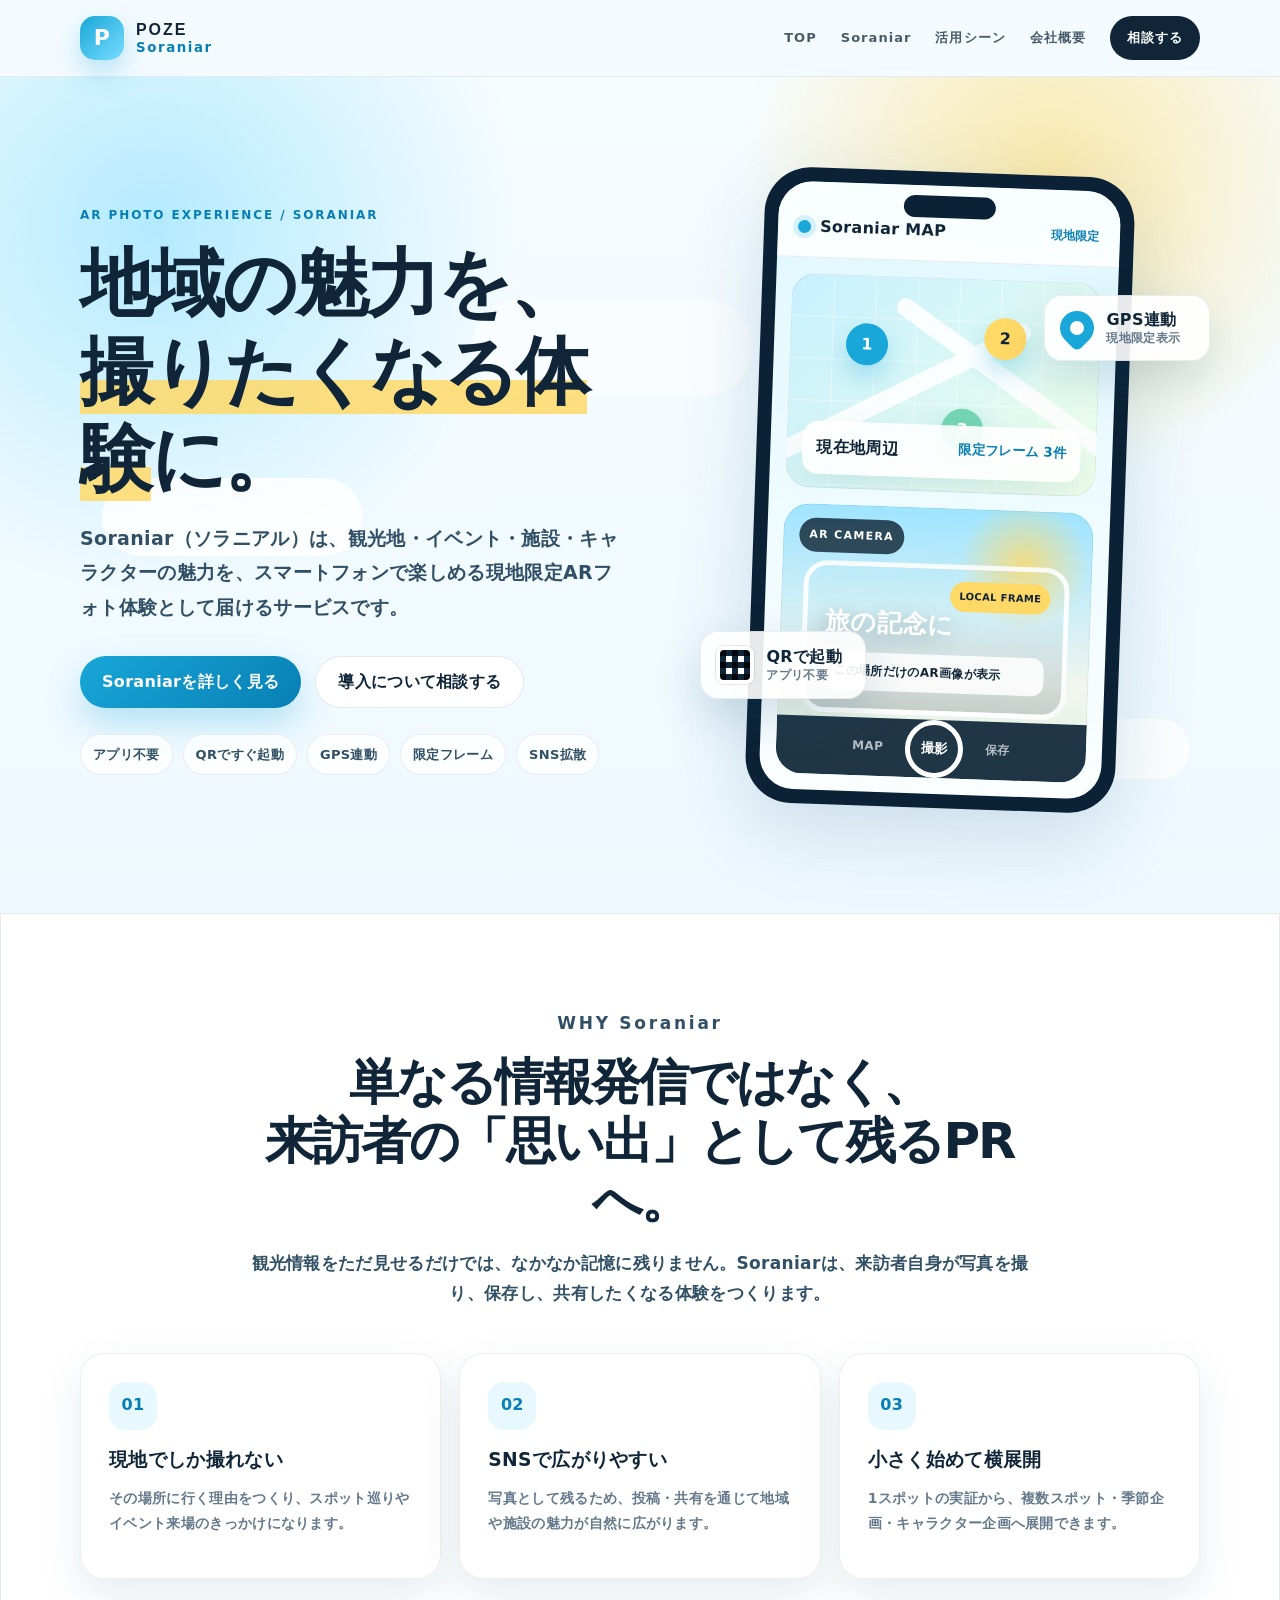
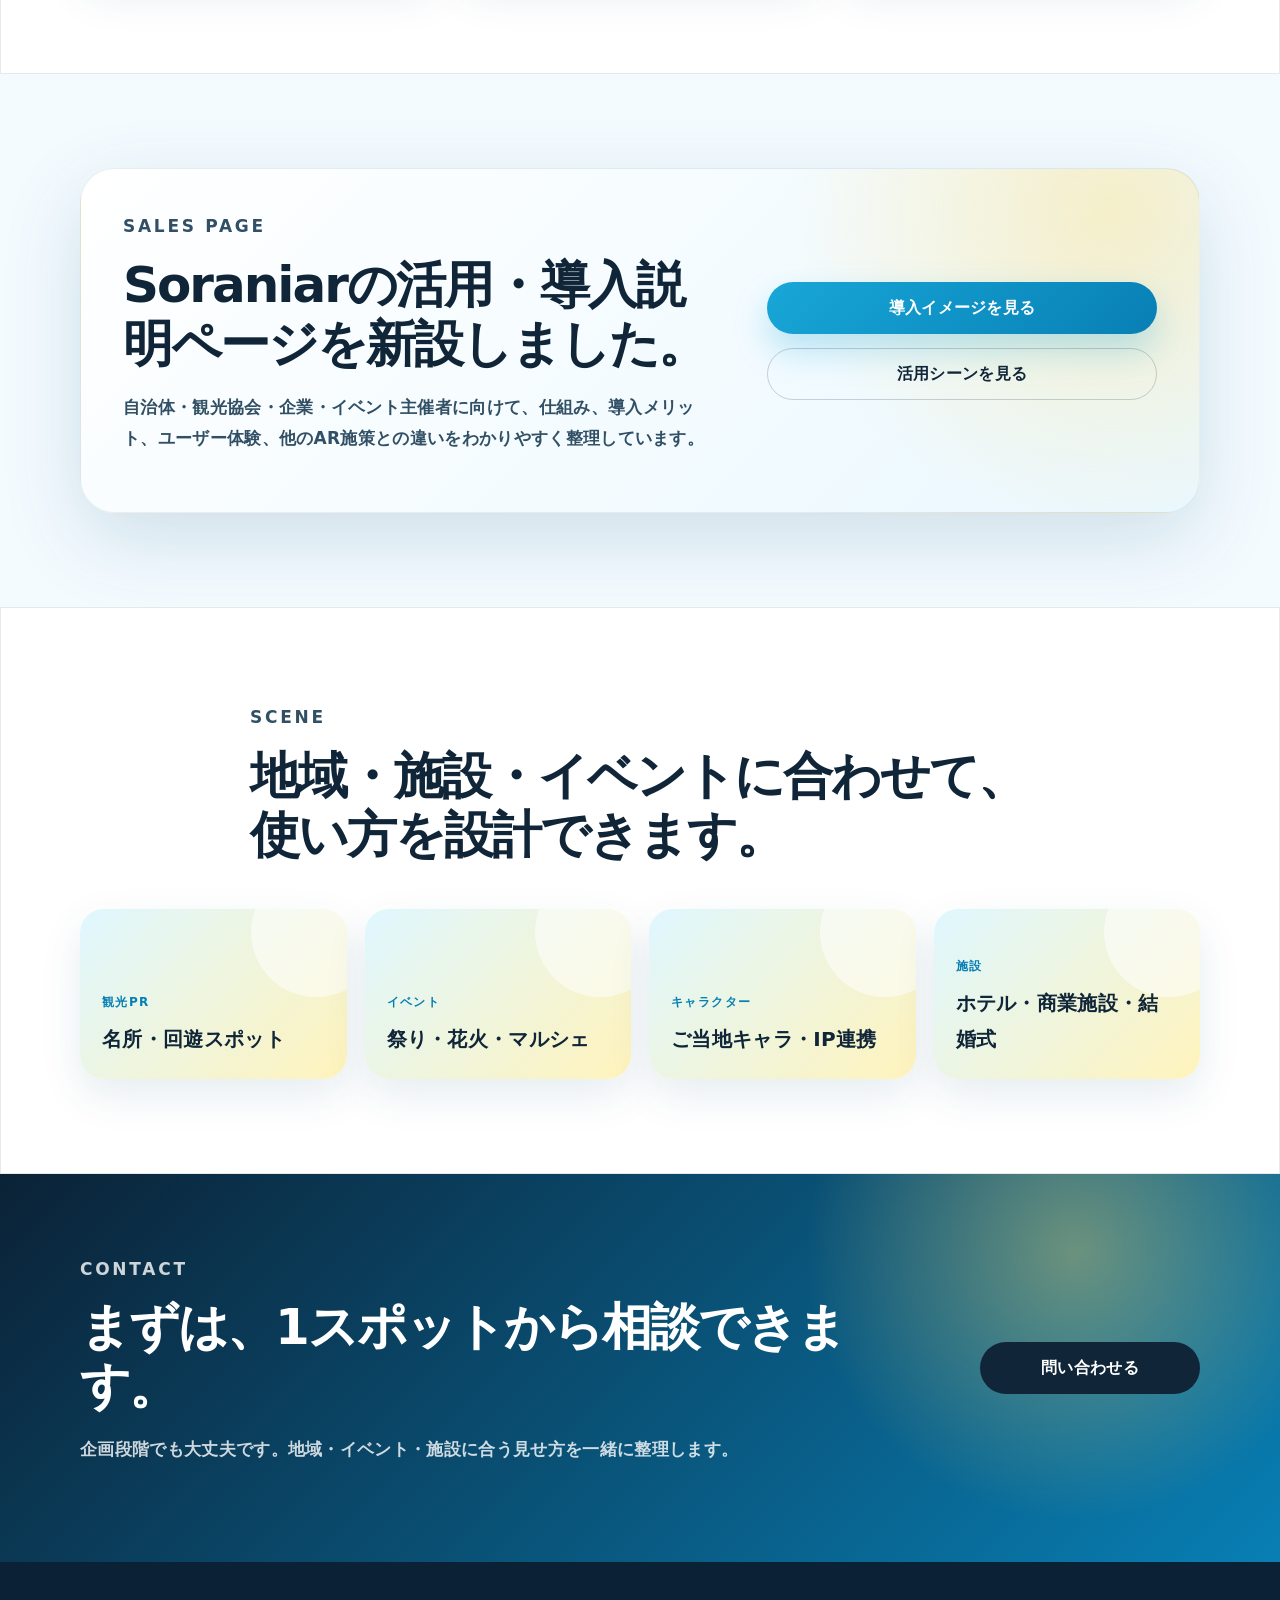
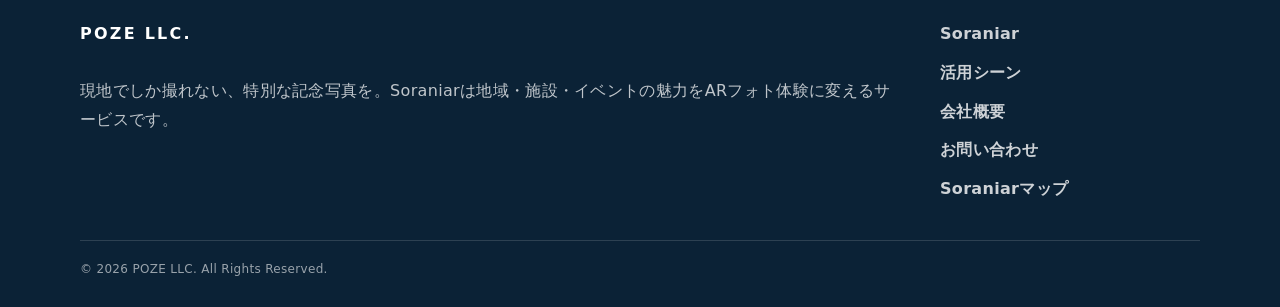
<file: index.html>
<!doctype html>
<html lang="ja">

<head>
    <meta charset="utf-8">
    <meta name="viewport" content="width=device-width,initial-scale=1">
    <title>合同会社POZE | Soraniar（ソラニアル）</title>
    <meta name="description" content="Soraniar（ソラニアル）は、観光地・イベント・施設で楽しめる、アプリ不要の現地限定ARフォト体験サービスです。">
    <meta property="og:title" content="合同会社POZE | Soraniar（ソラニアル）">
    <meta property="og:description" content="Soraniar（ソラニアル）は、観光地・イベント・施設で楽しめる、アプリ不要の現地限定ARフォト体験サービスです。">
    <meta property="og:type" content="website">
    <meta name="theme-color" content="#18a7d8">
    <link rel="stylesheet" href="./style.css">
    <link rel="icon" href="./images/favicon.png" type="image/png">
</head>

<body><a class="skip" href="#main">本文へ移動</a>
    <header class="site-header" data-header>
        <div class="container header-inner"><a class="brand" href="./index.html"><span
                    class="brand-mark">P</span><span><b>POZE</b><small>Soraniar</small></span></a><button
                class="nav-toggle" aria-expanded="false" aria-controls="nav">MENU</button>
            <nav id="nav" class="nav"><a href="./index.html">TOP</a><a href="./service.html">Soraniar</a><a
                    href="./cases.html">活用シーン</a><a href="./company.html">会社概要</a><a class="nav-cta"
                    href="./contact.html">相談する</a></nav>
        </div>
    </header>
    <main id="main">
        <section class="hero">
            <div class="cloud c1"></div>
            <div class="cloud c2"></div>
            <div class="container hero-grid">
                <div class="hero-copy">
                    <p class="kicker">AR PHOTO EXPERIENCE / SORANIAR</p>
                    <h1>地域の魅力を、<br><span>撮りたくなる体験</span>に。</h1>
                    <p class="lead">Soraniar（ソラニアル）は、観光地・イベント・施設・キャラクターの魅力を、スマートフォンで楽しめる現地限定ARフォト体験として届けるサービスです。</p>
                    <div class="actions"><a class="btn primary" href="./service.html">Soraniarを詳しく見る</a><a
                            class="btn white" href="./contact.html">導入について相談する</a></div>
                    <div class="tags">
                        <span>アプリ不要</span><span>QRですぐ起動</span><span>GPS連動</span><span>限定フレーム</span><span>SNS拡散</span>
                    </div>
                </div>
                <div class="hero-device" aria-label="Soraniarの画面イメージ">
                    <div class="phone">
                        <div class="speaker"></div>
                        <div class="screen">
                            <div class="appbar"><i></i><b>Soraniar MAP</b><em>現地限定</em></div>
                            <div class="map"><span class="road r1"></span><span class="road r2"></span><span
                                    class="pin p1">1</span><span class="pin p2">2</span><span class="pin p3">3</span>
                                <div class="map-card"><b>現在地周辺</b><small>限定フレーム 3件</small></div>
                            </div>
                            <div class="camera"><span class="cam-label">AR CAMERA</span>
                                <div class="frame"><small>LOCAL FRAME</small><strong>旅の記念に</strong>
                                    <p>この場所だけのAR画像が表示</p>
                                </div>
                                <div class="control"><span>MAP</span><button>撮影</button><span>保存</span></div>
                            </div>
                        </div>
                    </div>
                    <div class="float f1"><span class="qr"></span><b>QRで起動<small>アプリ不要</small></b></div>
                    <div class="float f2"><span class="gps"></span><b>GPS連動<small>現地限定表示</small></b></div>
                </div>
            </div>
        </section>
        <section class="section white">
            <div class="container head center">
                <p class="kicker">WHY Soraniar</p>
                <h2>単なる情報発信ではなく、<br>来訪者の「思い出」として残るPRへ。</h2>
                <p>観光情報をただ見せるだけでは、なかなか記憶に残りません。Soraniarは、来訪者自身が写真を撮り、保存し、共有したくなる体験をつくります。</p>
            </div>
            <div class="container cards three">
                <article><i>01</i>
                    <h3>現地でしか撮れない</h3>
                    <p>その場所に行く理由をつくり、スポット巡りやイベント来場のきっかけになります。</p>
                </article>
                <article><i>02</i>
                    <h3>SNSで広がりやすい</h3>
                    <p>写真として残るため、投稿・共有を通じて地域や施設の魅力が自然に広がります。</p>
                </article>
                <article><i>03</i>
                    <h3>小さく始めて横展開</h3>
                    <p>1スポットの実証から、複数スポット・季節企画・キャラクター企画へ展開できます。</p>
                </article>
            </div>
        </section>
        <section class="section">
            <div class="container split">
                <div>
                    <p class="kicker">SALES PAGE</p>
                    <h2>Soraniarの活用・導入説明ページを新設しました。</h2>
                    <p>自治体・観光協会・企業・イベント主催者に向けて、仕組み、導入メリット、ユーザー体験、他のAR施策との違いをわかりやすく整理しています。</p>
                </div>
                <div class="split-actions"><a class="btn primary" href="./service.html">導入イメージを見る</a><a
                        class="btn outline" href="./cases.html">活用シーンを見る</a></div>
            </div>
        </section>
        <section class="section white">
            <div class="container head">
                <p class="kicker">SCENE</p>
                <h2>地域・施設・イベントに合わせて、使い方を設計できます。</h2>
            </div>
            <div class="container scene-mini"><a href="./cases.html#tourism"><span>観光PR</span><b>名所・回遊スポット</b></a><a
                    href="./cases.html#event"><span>イベント</span><b>祭り・花火・マルシェ</b></a><a
                    href="./cases.html#character"><span>キャラクター</span><b>ご当地キャラ・IP連携</b></a><a
                    href="./cases.html#facility"><span>施設</span><b>ホテル・商業施設・結婚式</b></a></div>
        </section>
        <section class="cta">
            <div class="container cta-inner">
                <div>
                    <p class="kicker">CONTACT</p>
                    <h2>まずは、1スポットから相談できます。</h2>
                    <p>企画段階でも大丈夫です。地域・イベント・施設に合う見せ方を一緒に整理します。</p>
                </div><a class="btn dark" href="./contact.html">問い合わせる</a>
            </div>
        </section>
    </main>
    <footer class="footer">
        <div class="container footer-grid">
            <div><a class="footer-brand" href="./index.html">POZE LLC.</a>
                <p>現地でしか撮れない、特別な記念写真を。Soraniarは地域・施設・イベントの魅力をARフォト体験に変えるサービスです。</p>
            </div>
            <div class="footer-links"><a href="./service.html">Soraniar</a><a href="./cases.html">活用シーン</a><a
                    href="./company.html">会社概要</a><a href="./contact.html">お問い合わせ</a><a
                    href="https://poze-spot.com/map.html" target="_blank" rel="noopener">Soraniarマップ</a></div>
        </div>
        <div class="container copyright">© 2026 POZE LLC. All Rights Reserved.</div>
    </footer>
    <script src="./script.js"></script>
</body>

</html>
</file>
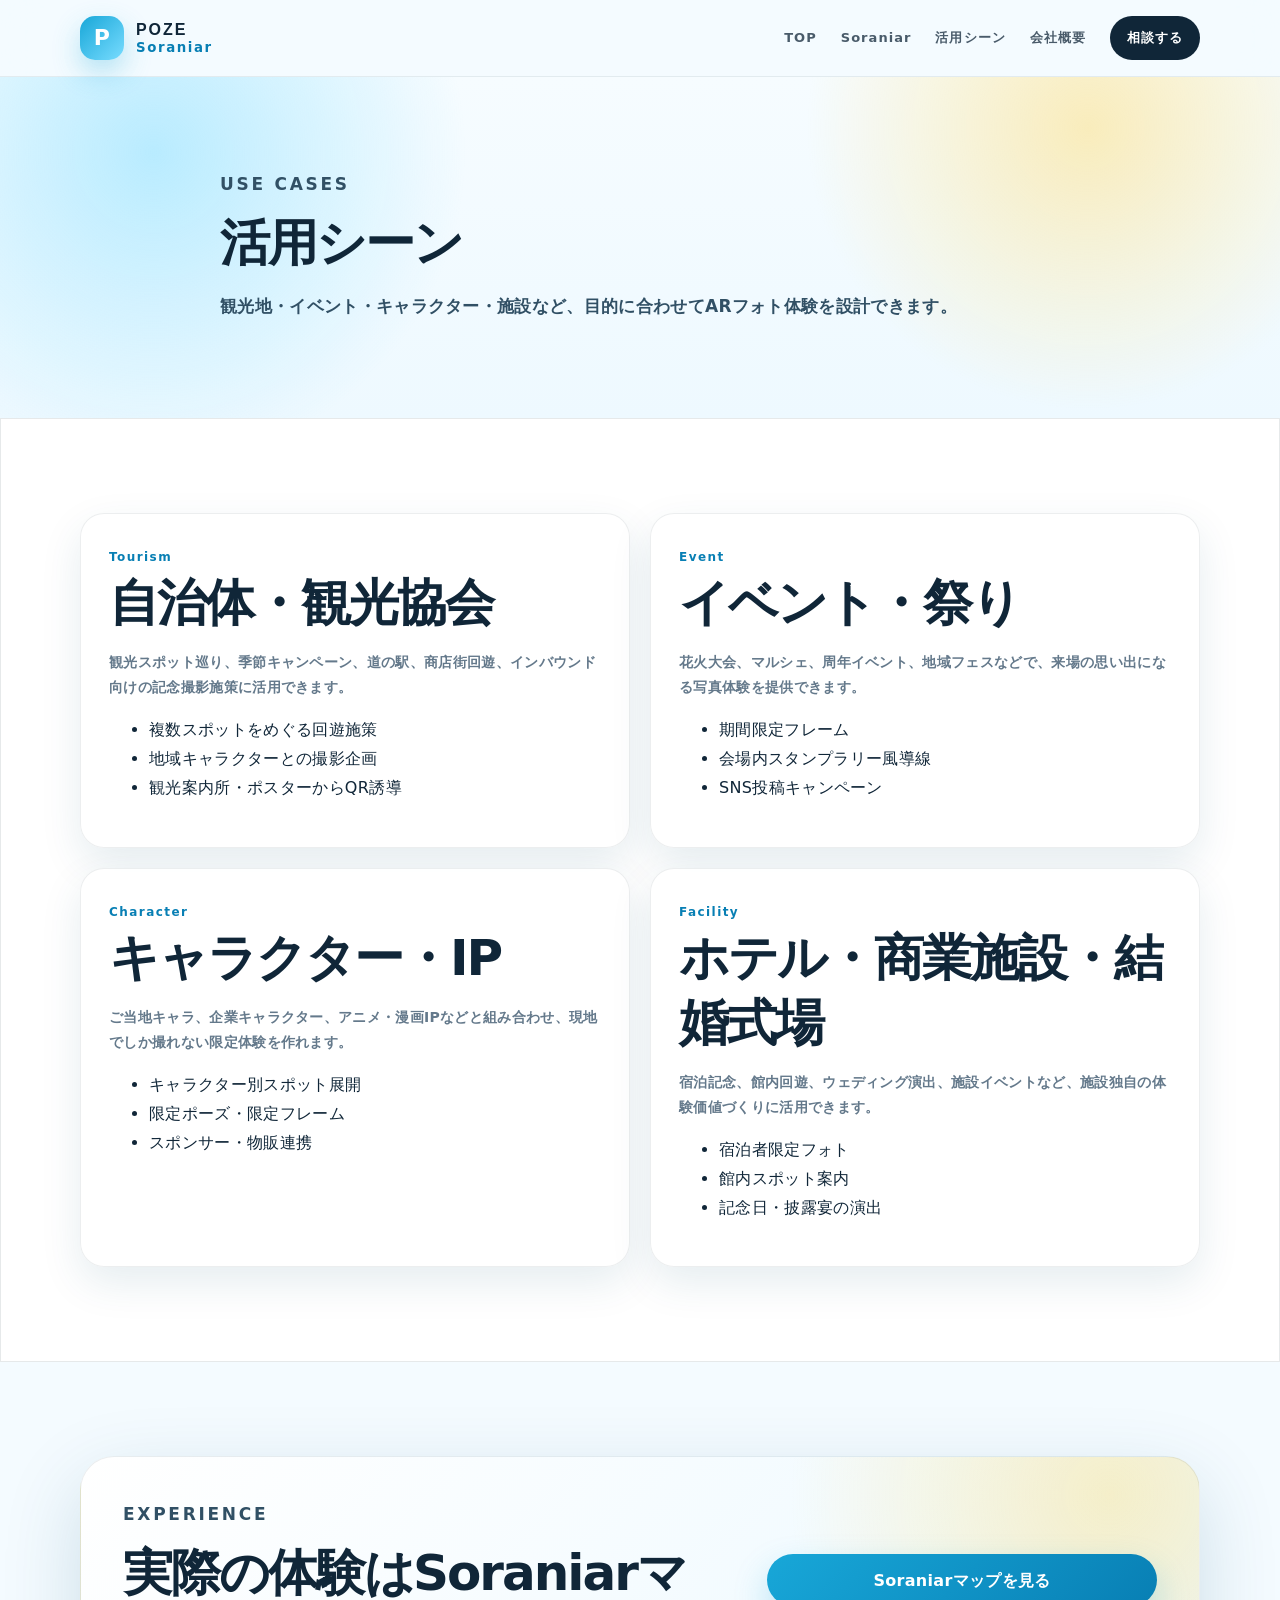
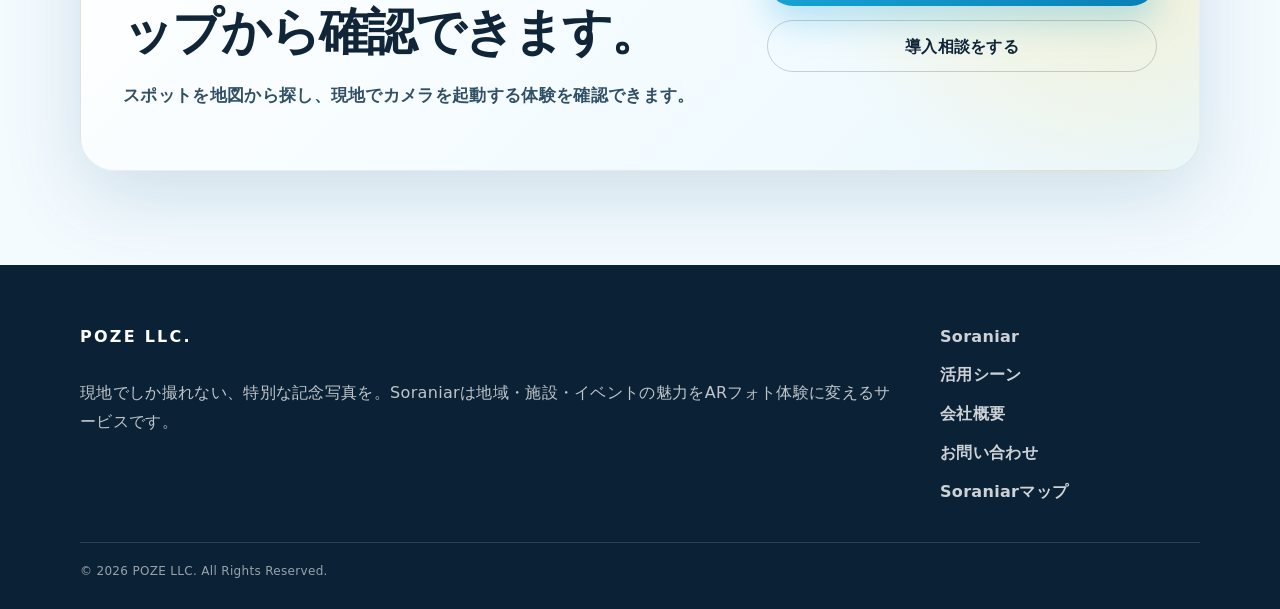
<file: cases.html>
<!doctype html>
<html lang="ja">

<head>
    <meta charset="utf-8">
    <meta name="viewport" content="width=device-width,initial-scale=1">
    <title>活用シーン | 合同会社POZE</title>
    <meta name="description" content="Soraniarの自治体・観光・イベント・キャラクター・施設での活用シーンを紹介します。">
    <meta property="og:title" content="活用シーン | 合同会社POZE">
    <meta property="og:description" content="Soraniarの自治体・観光・イベント・キャラクター・施設での活用シーンを紹介します。">
    <meta property="og:type" content="website">
    <meta name="theme-color" content="#18a7d8">
    <link rel="stylesheet" href="./style.css">
    <link rel="icon" href="./images/favicon.png" type="image/png">
</head>

<body><a class="skip" href="#main">本文へ移動</a>
    <header class="site-header" data-header>
        <div class="container header-inner"><a class="brand" href="./index.html"><span
                    class="brand-mark">P</span><span><b>POZE</b><small>Soraniar</small></span></a><button
                class="nav-toggle" aria-expanded="false" aria-controls="nav">MENU</button>
            <nav id="nav" class="nav"><a href="./index.html">TOP</a><a href="./service.html">Soraniar</a><a
                    href="./cases.html">活用シーン</a><a href="./company.html">会社概要</a><a class="nav-cta"
                    href="./contact.html">相談する</a></nav>
        </div>
    </header>
    <main id="main">
        <section class="page-hero">
            <div class="container narrow">
                <p class="kicker">USE CASES</p>
                <h1>活用シーン</h1>
                <p>観光地・イベント・キャラクター・施設など、目的に合わせてARフォト体験を設計できます。</p>
            </div>
        </section>
        <section class="section white">
            <div class="container usecases">
                <article id="tourism"><span>Tourism</span>
                    <h2>自治体・観光協会</h2>
                    <p>観光スポット巡り、季節キャンペーン、道の駅、商店街回遊、インバウンド向けの記念撮影施策に活用できます。</p>
                    <ul>
                        <li>複数スポットをめぐる回遊施策</li>
                        <li>地域キャラクターとの撮影企画</li>
                        <li>観光案内所・ポスターからQR誘導</li>
                    </ul>
                </article>
                <article id="event"><span>Event</span>
                    <h2>イベント・祭り</h2>
                    <p>花火大会、マルシェ、周年イベント、地域フェスなどで、来場の思い出になる写真体験を提供できます。</p>
                    <ul>
                        <li>期間限定フレーム</li>
                        <li>会場内スタンプラリー風導線</li>
                        <li>SNS投稿キャンペーン</li>
                    </ul>
                </article>
                <article id="character"><span>Character</span>
                    <h2>キャラクター・IP</h2>
                    <p>ご当地キャラ、企業キャラクター、アニメ・漫画IPなどと組み合わせ、現地でしか撮れない限定体験を作れます。</p>
                    <ul>
                        <li>キャラクター別スポット展開</li>
                        <li>限定ポーズ・限定フレーム</li>
                        <li>スポンサー・物販連携</li>
                    </ul>
                </article>
                <article id="facility"><span>Facility</span>
                    <h2>ホテル・商業施設・結婚式場</h2>
                    <p>宿泊記念、館内回遊、ウェディング演出、施設イベントなど、施設独自の体験価値づくりに活用できます。</p>
                    <ul>
                        <li>宿泊者限定フォト</li>
                        <li>館内スポット案内</li>
                        <li>記念日・披露宴の演出</li>
                    </ul>
                </article>
            </div>
        </section>
        <section class="section">
            <div class="container split">
                <div>
                    <p class="kicker">EXPERIENCE</p>
                    <h2>実際の体験はSoraniarマップから確認できます。</h2>
                    <p>スポットを地図から探し、現地でカメラを起動する体験を確認できます。</p>
                </div>
                <div class="split-actions"><a class="btn primary" href="https://poze-spot.com/map.html" target="_blank"
                        rel="noopener">Soraniarマップを見る</a><a class="btn outline" href="./contact.html">導入相談をする</a></div>
            </div>
        </section>
    </main>
    <footer class="footer">
        <div class="container footer-grid">
            <div><a class="footer-brand" href="./index.html">POZE LLC.</a>
                <p>現地でしか撮れない、特別な記念写真を。Soraniarは地域・施設・イベントの魅力をARフォト体験に変えるサービスです。</p>
            </div>
            <div class="footer-links"><a href="./service.html">Soraniar</a><a href="./cases.html">活用シーン</a><a
                    href="./company.html">会社概要</a><a href="./contact.html">お問い合わせ</a><a
                    href="https://poze-spot.com/map.html" target="_blank" rel="noopener">Soraniarマップ</a></div>
        </div>
        <div class="container copyright">© 2026 POZE LLC. All Rights Reserved.</div>
    </footer>
    <script src="./script.js"></script>
</body>

</html>
</file>
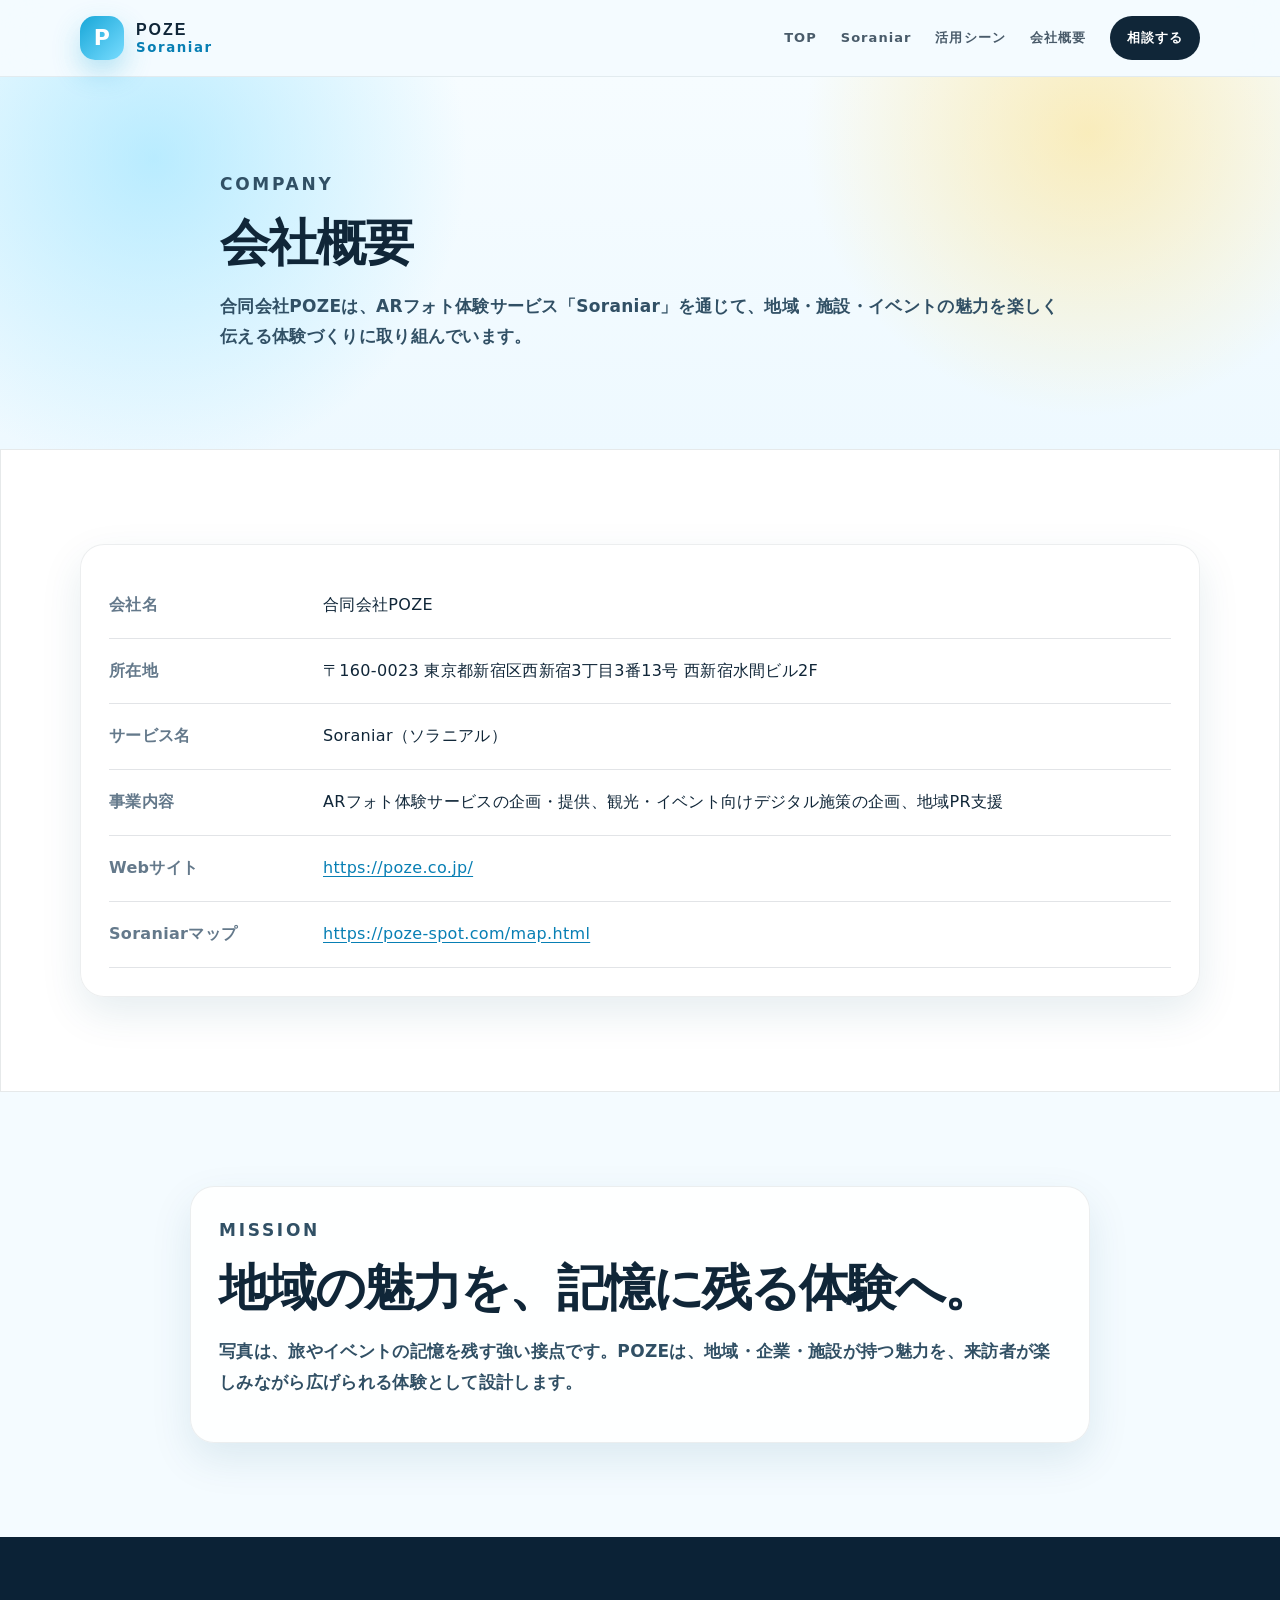
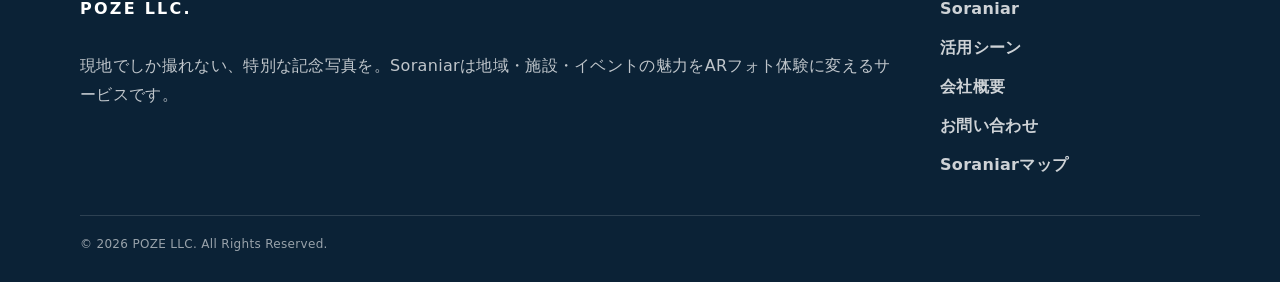
<file: company.html>
<!doctype html>
<html lang="ja">

<head>
    <meta charset="utf-8">
    <meta name="viewport" content="width=device-width,initial-scale=1">
    <title>会社概要 | 合同会社POZE</title>
    <meta name="description" content="合同会社POZEの会社概要とSoraniarの事業内容を紹介します。">
    <meta property="og:title" content="会社概要 | 合同会社POZE">
    <meta property="og:description" content="合同会社POZEの会社概要とSoraniarの事業内容を紹介します。">
    <meta property="og:type" content="website">
    <meta name="theme-color" content="#18a7d8">
    <link rel="stylesheet" href="./style.css">
    <link rel="icon" href="./images/favicon.png" type="image/png">
</head>

<body><a class="skip" href="#main">本文へ移動</a>
    <header class="site-header" data-header>
        <div class="container header-inner"><a class="brand" href="./index.html"><span
                    class="brand-mark">P</span><span><b>POZE</b><small>Soraniar</small></span></a><button
                class="nav-toggle" aria-expanded="false" aria-controls="nav">MENU</button>
            <nav id="nav" class="nav"><a href="./index.html">TOP</a><a href="./service.html">Soraniar</a><a
                    href="./cases.html">活用シーン</a><a href="./company.html">会社概要</a><a class="nav-cta"
                    href="./contact.html">相談する</a></nav>
        </div>
    </header>
    <main id="main">
        <section class="page-hero">
            <div class="container narrow">
                <p class="kicker">COMPANY</p>
                <h1>会社概要</h1>
                <p>合同会社POZEは、ARフォト体験サービス「Soraniar」を通じて、地域・施設・イベントの魅力を楽しく伝える体験づくりに取り組んでいます。</p>
            </div>
        </section>
        <section class="section white">
            <div class="container company-card">
                <dl>
                    <div>
                        <dt>会社名</dt>
                        <dd>合同会社POZE</dd>
                    </div>
                    <div>
                        <dt>所在地</dt>
                        <dd>〒160-0023 東京都新宿区西新宿3丁目3番13号 西新宿水間ビル2F</dd>
                    </div>
                    <div>
                        <dt>サービス名</dt>
                        <dd>Soraniar（ソラニアル）</dd>
                    </div>
                    <div>
                        <dt>事業内容</dt>
                        <dd>ARフォト体験サービスの企画・提供、観光・イベント向けデジタル施策の企画、地域PR支援</dd>
                    </div>
                    <div>
                        <dt>Webサイト</dt>
                        <dd><a href="./index.html">https://poze.co.jp/</a></dd>
                    </div>
                    <div>
                        <dt>Soraniarマップ</dt>
                        <dd><a href="https://poze-spot.com/map.html" target="_blank"
                                rel="noopener">https://poze-spot.com/map.html</a></dd>
                    </div>
                </dl>
            </div>
        </section>
        <section class="section">
            <div class="container mission">
                <p class="kicker">MISSION</p>
                <h2>地域の魅力を、記憶に残る体験へ。</h2>
                <p>写真は、旅やイベントの記憶を残す強い接点です。POZEは、地域・企業・施設が持つ魅力を、来訪者が楽しみながら広げられる体験として設計します。</p>
            </div>
        </section>
    </main>
    <footer class="footer">
        <div class="container footer-grid">
            <div><a class="footer-brand" href="./index.html">POZE LLC.</a>
                <p>現地でしか撮れない、特別な記念写真を。Soraniarは地域・施設・イベントの魅力をARフォト体験に変えるサービスです。</p>
            </div>
            <div class="footer-links"><a href="./service.html">Soraniar</a><a href="./cases.html">活用シーン</a><a
                    href="./company.html">会社概要</a><a href="./contact.html">お問い合わせ</a><a
                    href="https://poze-spot.com/map.html" target="_blank" rel="noopener">Soraniarマップ</a></div>
        </div>
        <div class="container copyright">© 2026 POZE LLC. All Rights Reserved.</div>
    </footer>
    <script src="./script.js"></script>
</body>

</html>
</file>
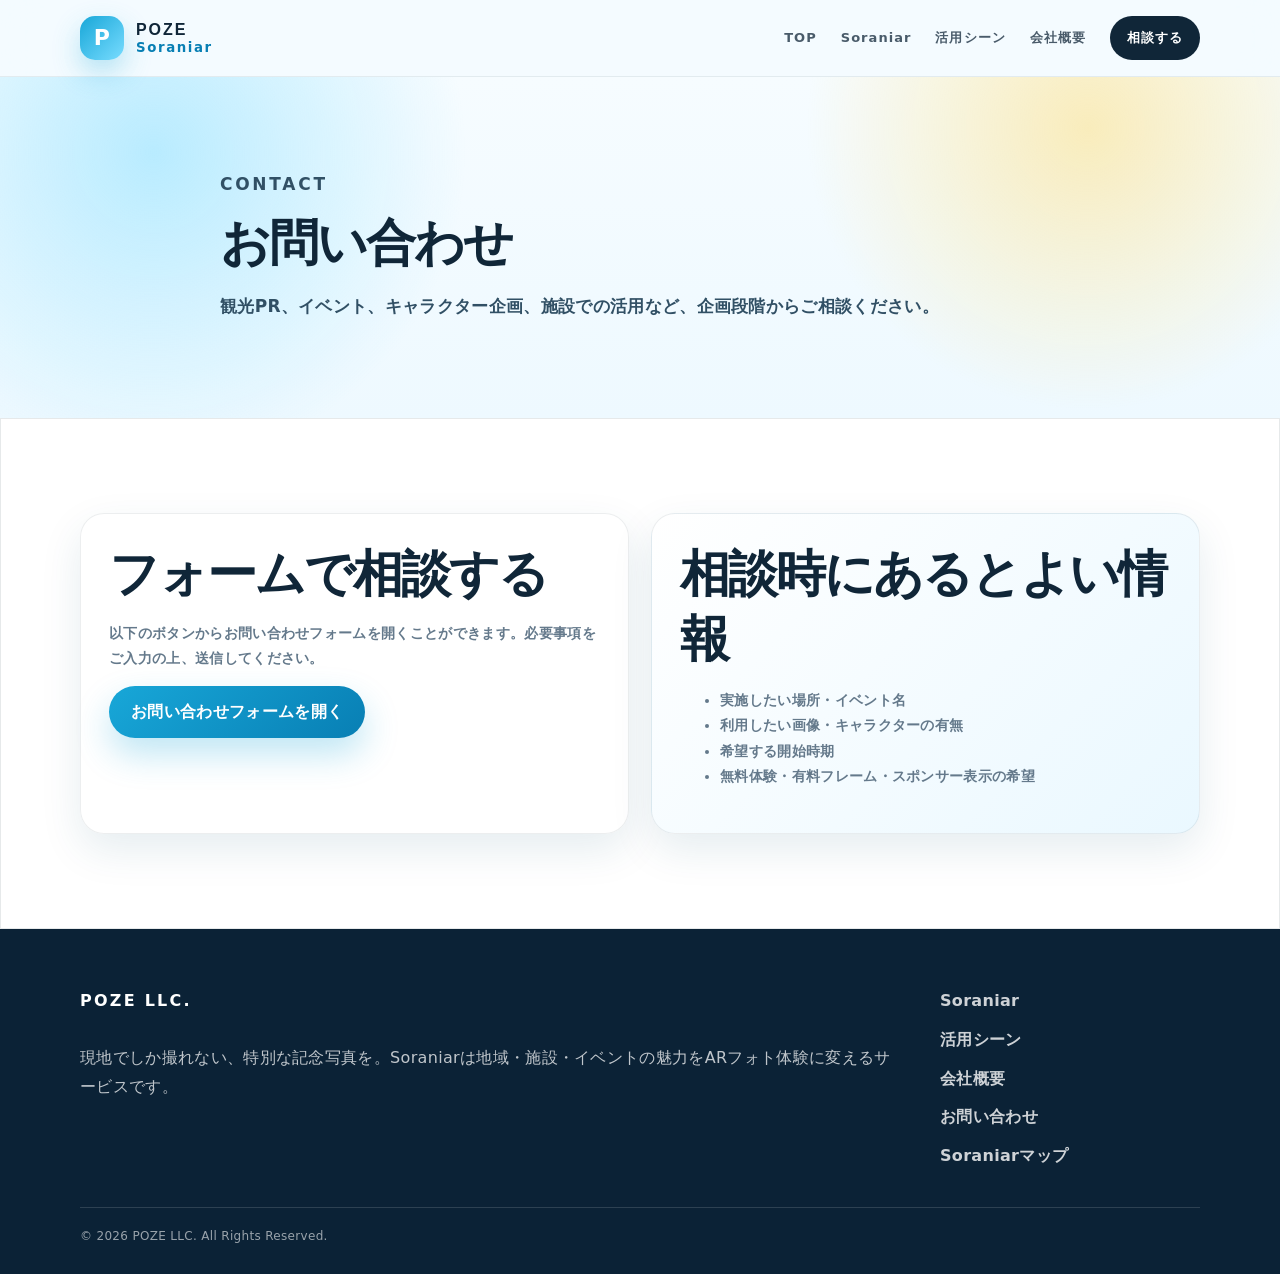
<file: contact.html>
<!doctype html>
<html lang="ja">

<head>
    <meta charset="utf-8">
    <meta name="viewport" content="width=device-width,initial-scale=1">
    <title>お問い合わせ | 合同会社POZE</title>
    <meta name="description" content="Soraniarの導入相談・資料請求・企画相談はこちらからお問い合わせください。">
    <meta property="og:title" content="お問い合わせ | 合同会社POZE">
    <meta property="og:description" content="Soraniarの導入相談・資料請求・企画相談はこちらからお問い合わせください。">
    <meta property="og:type" content="website">
    <meta name="theme-color" content="#18a7d8">
    <link rel="stylesheet" href="./style.css">
    <link rel="icon" href="./images/favicon.png" type="image/png">
</head>

<body><a class="skip" href="#main">本文へ移動</a>
    <header class="site-header" data-header>
        <div class="container header-inner"><a class="brand" href="./index.html"><span
                    class="brand-mark">P</span><span><b>POZE</b><small>Soraniar</small></span></a><button
                class="nav-toggle" aria-expanded="false" aria-controls="nav">MENU</button>
            <nav id="nav" class="nav"><a href="./index.html">TOP</a><a href="./service.html">Soraniar</a><a
                    href="./cases.html">活用シーン</a><a href="./company.html">会社概要</a><a class="nav-cta"
                    href="./contact.html">相談する</a></nav>
        </div>
    </header>
    <main id="main">
        <section class="page-hero">
            <div class="container narrow">
                <p class="kicker">CONTACT</p>
                <h1>お問い合わせ</h1>
                <p>観光PR、イベント、キャラクター企画、施設での活用など、企画段階からご相談ください。</p>
            </div>
        </section>
        <section class="section white">
            <div class="container contact-grid">
                <div class="contact-card">
                    <h2>フォームで相談する</h2>
                    <p>以下のボタンからお問い合わせフォームを開くことができます。必要事項をご入力の上、送信してください。</p>
                    <a class="btn primary"
                        href="https://docs.google.com/forms/d/e/1FAIpQLSd8HK7dGd97SqkRMEfSWm0DAMrPmWAaaybcfs4so_SJ00i1VA/viewform" target="_blank" rel="noopener">お問い合わせフォームを開く</a>
                </div>
                <div class="contact-card soft">
                    <h2>相談時にあるとよい情報</h2>
                    <ul>
                        <li>実施したい場所・イベント名</li>
                        <li>利用したい画像・キャラクターの有無</li>
                        <li>希望する開始時期</li>
                        <li>無料体験・有料フレーム・スポンサー表示の希望</li>
                    </ul>
                </div>
            </div>
        </section>
    </main>
    <footer class="footer">
        <div class="container footer-grid">
            <div><a class="footer-brand" href="./index.html">POZE LLC.</a>
                <p>現地でしか撮れない、特別な記念写真を。Soraniarは地域・施設・イベントの魅力をARフォト体験に変えるサービスです。</p>
            </div>
            <div class="footer-links"><a href="./service.html">Soraniar</a><a href="./cases.html">活用シーン</a><a
                    href="./company.html">会社概要</a><a href="./contact.html">お問い合わせ</a><a
                    href="https://poze-spot.com/map.html" target="_blank" rel="noopener">Soraniarマップ</a></div>
        </div>
        <div class="container copyright">© 2026 POZE LLC. All Rights Reserved.</div>
    </footer>
    <script src="./script.js"></script>
</body>

</html>
</file>
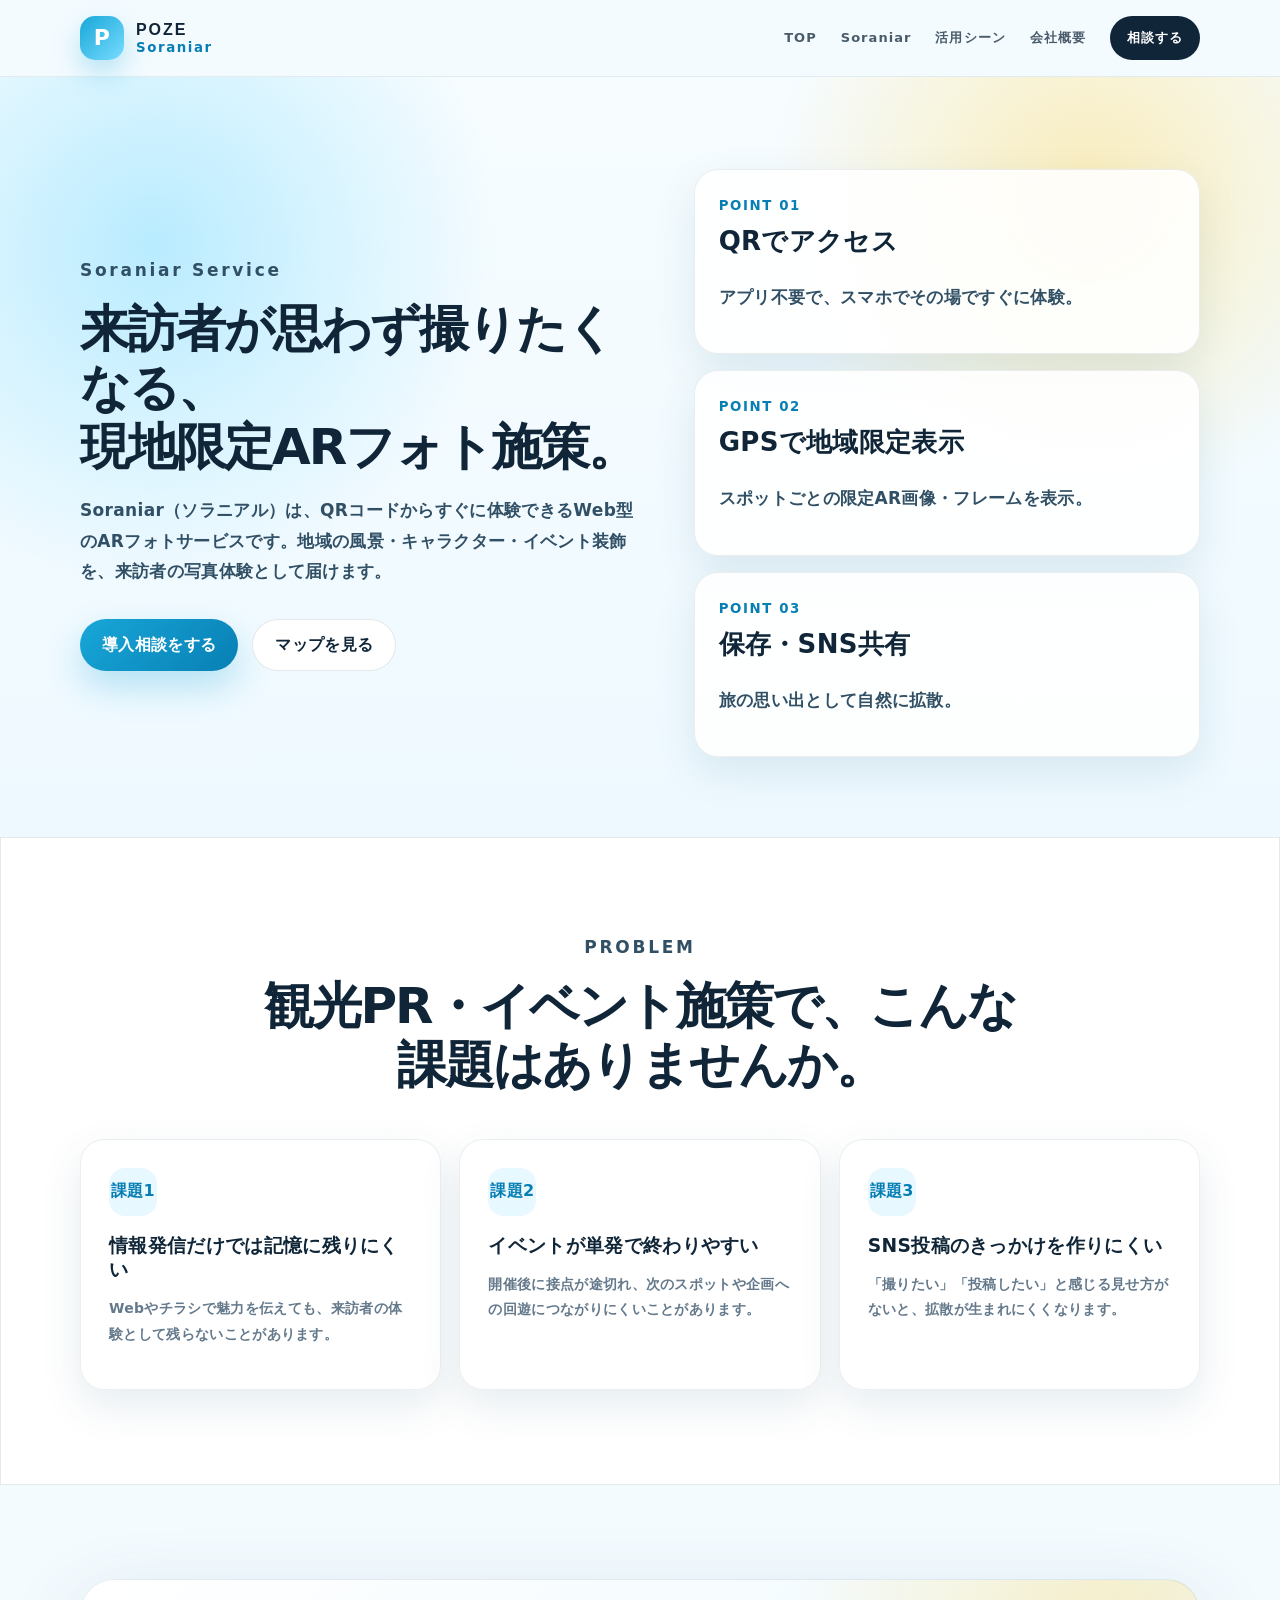
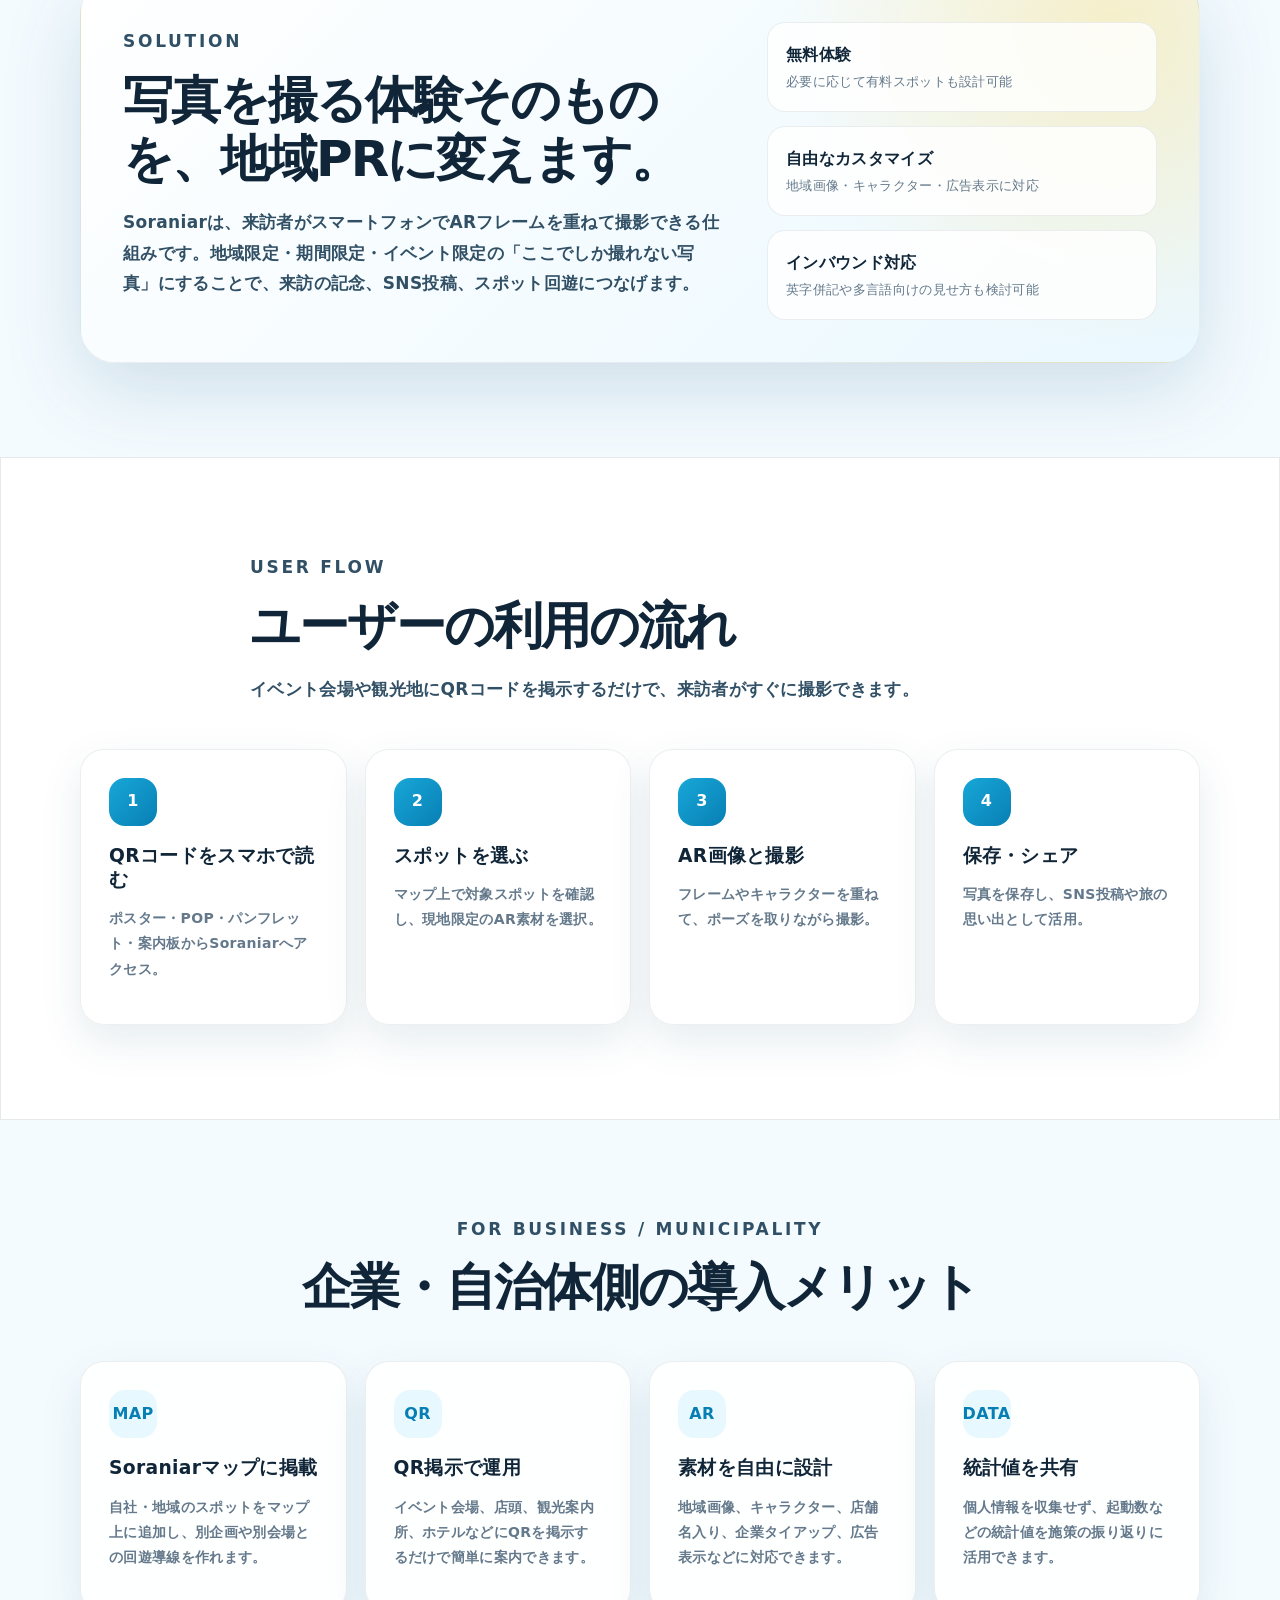
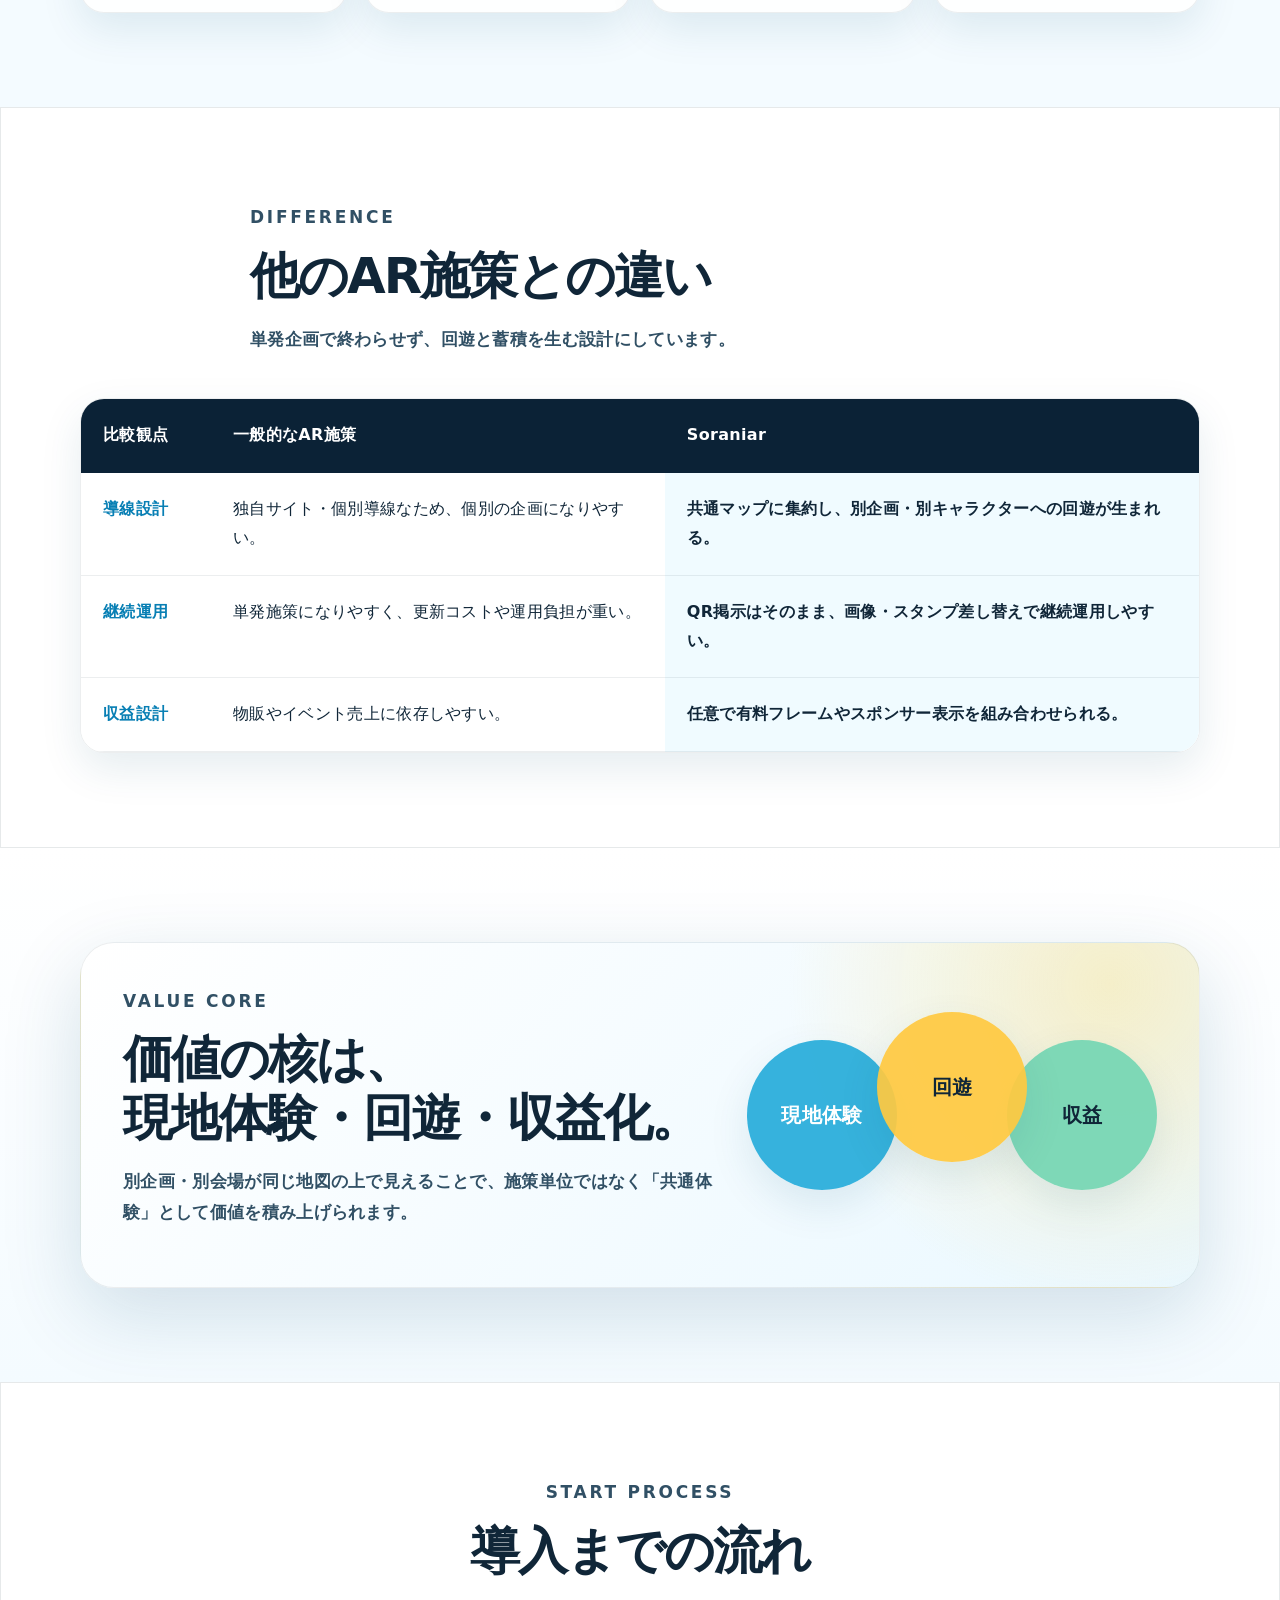
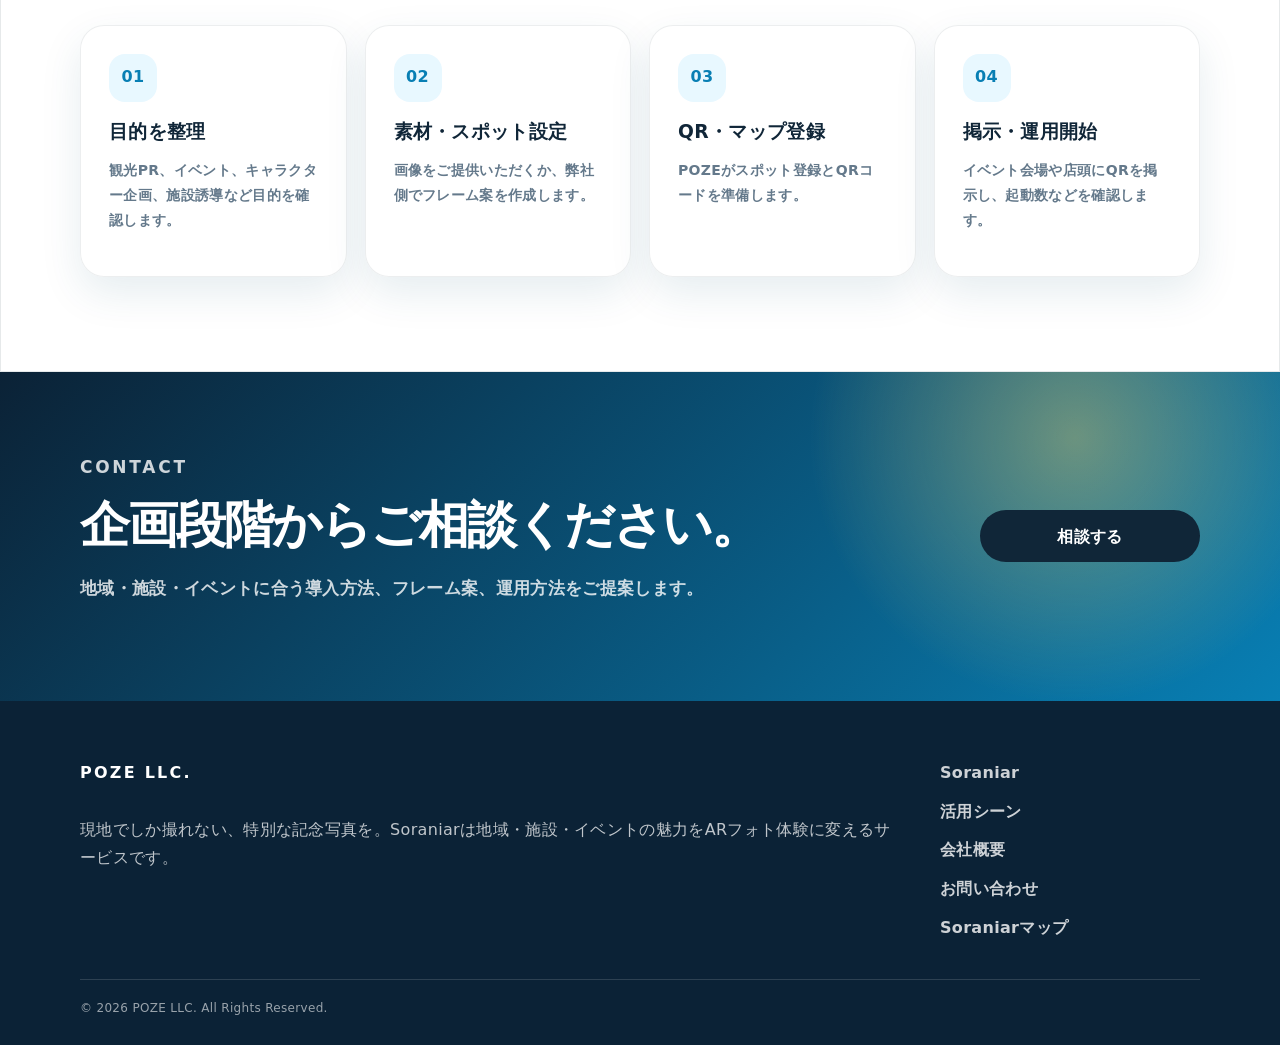
<file: service.html>
<!doctype html>
<html lang="ja">

<head>
    <meta charset="utf-8">
    <meta name="viewport" content="width=device-width,initial-scale=1">
    <title>Soraniar（ソラニアル）販促・導入説明 | 合同会社POZE</title>
    <meta name="description" content="自治体・観光協会・イベント・施設向けに、Soraniarの仕組み、導入メリット、他のAR施策との違いをわかりやすく説明します。">
    <meta property="og:title" content="Soraniar（ソラニアル）販促・導入説明 | 合同会社POZE">
    <meta property="og:description" content="自治体・観光協会・イベント・施設向けに、Soraniarの仕組み、導入メリット、他のAR施策との違いをわかりやすく説明します。">
    <meta property="og:type" content="website">
    <meta name="theme-color" content="#18a7d8">
    <link rel="stylesheet" href="./style.css">
    <link rel="icon" href="./images/favicon.png" type="image/png">
</head>

<body><a class="skip" href="#main">本文へ移動</a>
    <header class="site-header" data-header>
        <div class="container header-inner"><a class="brand" href="./index.html"><span
                    class="brand-mark">P</span><span><b>POZE</b><small>Soraniar</small></span></a><button
                class="nav-toggle" aria-expanded="false" aria-controls="nav">MENU</button>
            <nav id="nav" class="nav"><a href="./index.html">TOP</a><a href="./service.html">Soraniar</a><a
                    href="./cases.html">活用シーン</a><a href="./company.html">会社概要</a><a class="nav-cta"
                    href="./contact.html">相談する</a></nav>
        </div>
    </header>
    <main id="main">
        <section class="page-hero">
            <div class="container page-grid">
                <div>
                    <p class="kicker">Soraniar Service</p>
                    <h1>来訪者が思わず撮りたくなる、<br>現地限定ARフォト施策。</h1>
                    <p>Soraniar（ソラニアル）は、QRコードからすぐに体験できるWeb型のARフォトサービスです。地域の風景・キャラクター・イベント装飾を、来訪者の写真体験として届けます。</p>
                    <div class="actions"><a class="btn primary" href="./contact.html">導入相談をする</a><a class="btn white"
                            href="https://poze-spot.com/map.html" target="_blank" rel="noopener">マップを見る</a></div>
                </div>
                <div class="sales-stack">
                    <article><small>POINT 01</small><b>QRでアクセス</b>
                        <p>アプリ不要で、スマホでその場ですぐに体験。</p>
                    </article>
                    <article><small>POINT 02</small><b>GPSで地域限定表示</b>
                        <p>スポットごとの限定AR画像・フレームを表示。</p>
                    </article>
                    <article><small>POINT 03</small><b>保存・SNS共有</b>
                        <p>旅の思い出として自然に拡散。</p>
                    </article>
                </div>
            </div>
        </section>
        <section class="section white">
            <div class="container head center">
                <p class="kicker">PROBLEM</p>
                <h2>観光PR・イベント施策で、こんな課題はありませんか。</h2>
            </div>
            <div class="container cards three">
                <article><i>課題1</i>
                    <h3>情報発信だけでは記憶に残りにくい</h3>
                    <p>Webやチラシで魅力を伝えても、来訪者の体験として残らないことがあります。</p>
                </article>
                <article><i>課題2</i>
                    <h3>イベントが単発で終わりやすい</h3>
                    <p>開催後に接点が途切れ、次のスポットや企画への回遊につながりにくいことがあります。</p>
                </article>
                <article><i>課題3</i>
                    <h3>SNS投稿のきっかけを作りにくい</h3>
                    <p>「撮りたい」「投稿したい」と感じる見せ方がないと、拡散が生まれにくくなります。</p>
                </article>
            </div>
        </section>
        <section class="section">
            <div class="container split">
                <div>
                    <p class="kicker">SOLUTION</p>
                    <h2>写真を撮る体験そのものを、地域PRに変えます。</h2>
                    <p>Soraniarは、来訪者がスマートフォンでARフレームを重ねて撮影できる仕組みです。地域限定・期間限定・イベント限定の「ここでしか撮れない写真」にすることで、来訪の記念、SNS投稿、スポット回遊につなげます。
                    </p>
                </div>
                <div class="point-list">
                    <div><b>無料体験</b><span>必要に応じて有料スポットも設計可能</span></div>
                    <div><b>自由なカスタマイズ</b><span>地域画像・キャラクター・広告表示に対応</span></div>
                    <div><b>インバウンド対応</b><span>英字併記や多言語向けの見せ方も検討可能</span></div>
                </div>
            </div>
        </section>
        <section class="section white" id="flow">
            <div class="container head">
                <p class="kicker">USER FLOW</p>
                <h2>ユーザーの利用の流れ</h2>
                <p>イベント会場や観光地にQRコードを掲示するだけで、来訪者がすぐに撮影できます。</p>
            </div>
            <div class="container timeline">
                <article><span>1</span>
                    <h3>QRコードをスマホで読む</h3>
                    <p>ポスター・POP・パンフレット・案内板からSoraniarへアクセス。</p>
                </article>
                <article><span>2</span>
                    <h3>スポットを選ぶ</h3>
                    <p>マップ上で対象スポットを確認し、現地限定のAR素材を選択。</p>
                </article>
                <article><span>3</span>
                    <h3>AR画像と撮影</h3>
                    <p>フレームやキャラクターを重ねて、ポーズを取りながら撮影。</p>
                </article>
                <article><span>4</span>
                    <h3>保存・シェア</h3>
                    <p>写真を保存し、SNS投稿や旅の思い出として活用。</p>
                </article>
            </div>
        </section>
        <section class="section">
            <div class="container head center">
                <p class="kicker">FOR BUSINESS / MUNICIPALITY</p>
                <h2>企業・自治体側の導入メリット</h2>
            </div>
            <div class="container cards four">
                <article><i>MAP</i>
                    <h3>Soraniarマップに掲載</h3>
                    <p>自社・地域のスポットをマップ上に追加し、別企画や別会場との回遊導線を作れます。</p>
                </article>
                <article><i>QR</i>
                    <h3>QR掲示で運用</h3>
                    <p>イベント会場、店頭、観光案内所、ホテルなどにQRを掲示するだけで簡単に案内できます。</p>
                </article>
                <article><i>AR</i>
                    <h3>素材を自由に設計</h3>
                    <p>地域画像、キャラクター、店舗名入り、企業タイアップ、広告表示などに対応できます。</p>
                </article>
                <article><i>DATA</i>
                    <h3>統計値を共有</h3>
                    <p>個人情報を収集せず、起動数などの統計値を施策の振り返りに活用できます。</p>
                </article>
            </div>
        </section>
        <section class="section white">
            <div class="container head">
                <p class="kicker">DIFFERENCE</p>
                <h2>他のAR施策との違い</h2>
                <p>単発企画で終わらせず、回遊と蓄積を生む設計にしています。</p>
            </div>
            <div class="container table-wrap">
                <table>
                    <thead>
                        <tr>
                            <th>比較観点</th>
                            <th>一般的なAR施策</th>
                            <th>Soraniar</th>
                        </tr>
                    </thead>
                    <tbody>
                        <tr>
                            <th>導線設計</th>
                            <td>独自サイト・個別導線なため、個別の企画になりやすい。</td>
                            <td>共通マップに集約し、別企画・別キャラクターへの回遊が生まれる。</td>
                        </tr>
                        <tr>
                            <th>継続運用</th>
                            <td>単発施策になりやすく、更新コストや運用負担が重い。</td>
                            <td>QR掲示はそのまま、画像・スタンプ差し替えで継続運用しやすい。</td>
                        </tr>
                        <tr>
                            <th>収益設計</th>
                            <td>物販やイベント売上に依存しやすい。</td>
                            <td>任意で有料フレームやスポンサー表示を組み合わせられる。</td>
                        </tr>
                    </tbody>
                </table>
            </div>
        </section>
        <section class="section core-section">
            <div class="container split core">
                <div>
                    <p class="kicker">VALUE CORE</p>
                    <h2>価値の核は、<br>現地体験・回遊・収益化。</h2>
                    <p>別企画・別会場が同じ地図の上で見えることで、施策単位ではなく「共通体験」として価値を積み上げられます。</p>
                </div>
                <div class="circles"><span>現地体験</span><span>回遊</span><span>収益</span></div>
            </div>
        </section>
        <section class="section white">
            <div class="container head center">
                <p class="kicker">START PROCESS</p>
                <h2>導入までの流れ</h2>
            </div>
            <div class="container cards four">
                <article><i>01</i>
                    <h3>目的を整理</h3>
                    <p>観光PR、イベント、キャラクター企画、施設誘導など目的を確認します。</p>
                </article>
                <article><i>02</i>
                    <h3>素材・スポット設定</h3>
                    <p>画像をご提供いただくか、弊社側でフレーム案を作成します。</p>
                </article>
                <article><i>03</i>
                    <h3>QR・マップ登録</h3>
                    <p>POZEがスポット登録とQRコードを準備します。</p>
                </article>
                <article><i>04</i>
                    <h3>掲示・運用開始</h3>
                    <p>イベント会場や店頭にQRを掲示し、起動数などを確認します。</p>
                </article>
            </div>
        </section>
        <section class="cta">
            <div class="container cta-inner">
                <div>
                    <p class="kicker">CONTACT</p>
                    <h2>企画段階からご相談ください。</h2>
                    <p>地域・施設・イベントに合う導入方法、フレーム案、運用方法をご提案します。</p>
                </div><a class="btn dark" href="./contact.html">相談する</a>
            </div>
        </section>
    </main>
    <footer class="footer">
        <div class="container footer-grid">
            <div><a class="footer-brand" href="./index.html">POZE LLC.</a>
                <p>現地でしか撮れない、特別な記念写真を。Soraniarは地域・施設・イベントの魅力をARフォト体験に変えるサービスです。</p>
            </div>
            <div class="footer-links"><a href="./service.html">Soraniar</a><a href="./cases.html">活用シーン</a><a
                    href="./company.html">会社概要</a><a href="./contact.html">お問い合わせ</a><a
                    href="https://poze-spot.com/map.html" target="_blank" rel="noopener">Soraniarマップ</a></div>
        </div>
        <div class="container copyright">© 2026 POZE LLC. All Rights Reserved.</div>
    </footer>
    <script src="./script.js"></script>
</body>

</html>
</file>
<file: style.css>
:root {
    --ink: #102638;
    --muted: #64798b;
    --sky: #18a7d8;
    --sky2: #087fb4;
    --soft: #e8f8ff;
    --yellow: #ffd966;
    --green: #75d6b4;
    --bg: #f4fbff;
    --line: rgba(16, 38, 56, .12);
    --shadow: 0 26px 80px rgba(14, 75, 112, .16);
    --shadow2: 0 16px 42px rgba(14, 75, 112, .1);
    --r: 24px;
    --container: 1120px;
    --font: "Noto Sans JP", "Yu Gothic", Meiryo, system-ui, sans-serif
}

* {
    box-sizing: border-box
}

html {
    scroll-behavior: smooth
}

body {
    margin: 0;
    background: var(--bg);
    color: var(--ink);
    font-family: var(--font);
    line-height: 1.8;
    letter-spacing: .02em
}

a {
    text-decoration: none;
    color: inherit
}

.container {
    width: min(calc(100% - 42px), var(--container));
    margin: auto
}

.narrow {
    max-width: 840px
}

.skip {
    position: fixed;
    left: 16px;
    top: -80px;
    background: var(--ink);
    color: #fff;
    padding: 10px 14px;
    border-radius: 99px;
    z-index: 200
}

.skip:focus {
    top: 16px
}

.site-header {
    position: sticky;
    top: 0;
    z-index: 100;
    background: rgba(244, 251, 255, .84);
    backdrop-filter: blur(18px);
    border-bottom: 1px solid rgba(16, 38, 56, .08)
}

.header-inner {
    height: 76px;
    display: flex;
    align-items: center;
    justify-content: space-between;
    gap: 24px
}

.brand {
    display: flex;
    align-items: center;
    gap: 12px
}

.brand-mark {
    width: 44px;
    height: 44px;
    display: grid;
    place-items: center;
    border-radius: 15px;
    background: linear-gradient(135deg, var(--sky), #78dcff);
    color: #fff;
    font-size: 22px;
    font-weight: 900;
    box-shadow: 0 12px 28px rgba(24, 167, 216, .3)
}

.brand span:last-child {
    display: grid;
    line-height: 1.15
}

.brand b {
    font-family: Arial, sans-serif;
    letter-spacing: .12em
}

.brand small {
    color: var(--sky2);
    font-weight: 900;
    letter-spacing: .12em
}

.nav {
    display: flex;
    align-items: center;
    gap: 24px;
    font-size: 13px;
    font-weight: 900;
    letter-spacing: .08em
}

.nav a {
    color: rgba(16, 38, 56, .75)
}

.nav a:hover {
    color: var(--sky2)
}

.nav-cta {
    padding: 10px 17px;
    border-radius: 99px;
    background: var(--ink);
    color: #fff !important
}

.nav-toggle {
    display: none;
    border: 0;
    border-radius: 99px;
    background: var(--ink);
    color: #fff;
    padding: 10px 15px;
    font-weight: 900
}

.hero {
    position: relative;
    overflow: hidden;
    padding: 88px 0 98px;
    background: radial-gradient(circle at 82% 12%, rgba(255, 217, 102, .55), transparent 24%), radial-gradient(circle at 12% 18%, rgba(126, 220, 255, .55), transparent 28%), linear-gradient(180deg, #f6fcff, #eef9ff)
}

.cloud {
    position: absolute;
    border-radius: 999px;
    background: rgba(255, 255, 255, .84)
}

.c1 {
    width: 260px;
    height: 78px;
    left: 8%;
    top: 48%;
    box-shadow: 380px -170px 0 10px rgba(255, 255, 255, .6)
}

.c2 {
    width: 190px;
    height: 60px;
    right: 7%;
    bottom: 16%
}

.hero-grid {
    position: relative;
    display: grid;
    grid-template-columns: 1.02fr .98fr;
    gap: 58px;
    align-items: center
}

.kicker {
    margin: 0 0 14px;
    color: var(--sky2);
    font-size: 12px;
    font-weight: 900;
    letter-spacing: .16em
}

.hero h1,
.page-hero h1,
.section h2,
.split h2,
.cta h2,
.mission h2 {
    margin: 0 0 18px;
    line-height: 1.18;
    letter-spacing: -.04em;
    font-weight: 900
}

.hero h1 {
    font-size: clamp(42px, 6vw, 74px)
}

.hero h1 span {
    background: linear-gradient(transparent 60%, rgba(255, 217, 102, .84) 60%)
}

.lead,
.page-hero p,
.head p,
.split p,
.cta p,
.mission p {
    color: #315065;
    font-weight: 600;
    font-size: 17px
}

.lead {
    font-size: clamp(16px, 2vw, 19px);
    max-width: 640px
}

.actions {
    display: flex;
    flex-wrap: wrap;
    gap: 14px;
    margin-top: 32px
}

.btn {
    display: inline-flex;
    align-items: center;
    justify-content: center;
    min-height: 52px;
    padding: 13px 22px;
    border-radius: 99px;
    font-weight: 900;
    line-height: 1.2
}

.btn:hover {
    transform: translateY(-2px)
}

.primary {
    color: #fff;
    background: linear-gradient(135deg, var(--sky), var(--sky2));
    box-shadow: 0 16px 34px rgba(24, 167, 216, .28)
}

.white {
    background: rgba(255, 255, 255, .86);
    border: 1px solid rgba(16, 38, 56, .1)
}

.outline {
    border: 1px solid rgba(16, 38, 56, .2)
}

.dark {
    background: var(--ink);
    color: #fff
}

.tags {
    display: flex;
    flex-wrap: wrap;
    gap: 10px;
    margin-top: 26px
}

.tags span {
    padding: 8px 12px;
    border-radius: 99px;
    background: rgba(255, 255, 255, .78);
    border: 1px solid rgba(16, 38, 56, .08);
    font-size: 13px;
    font-weight: 900;
    color: #315065
}

.hero-device {
    position: relative;
    min-height: 650px;
    display: grid;
    place-items: center
}

.phone {
    position: relative;
    width: min(370px, 78vw);
    padding: 14px;
    border-radius: 46px;
    background: #0b2236;
    box-shadow: var(--shadow);
    transform: rotate(2deg)
}

.speaker {
    position: absolute;
    top: 24px;
    left: 50%;
    width: 92px;
    height: 22px;
    border-radius: 99px;
    background: #0b2236;
    transform: translateX(-50%);
    z-index: 2
}

.screen {
    position: relative;
    overflow: hidden;
    min-height: 590px;
    border-radius: 34px;
    background: linear-gradient(180deg, #dff8ff, #fbfeff)
}

.appbar {
    height: 76px;
    padding: 30px 20px 14px;
    display: flex;
    align-items: center;
    gap: 9px;
    background: rgba(255, 255, 255, .82);
    border-bottom: 1px solid rgba(16, 38, 56, .08)
}

.appbar i {
    width: 13px;
    height: 13px;
    border-radius: 50%;
    background: var(--sky);
    box-shadow: 0 0 0 5px rgba(24, 167, 216, .16)
}

.appbar em {
    margin-left: auto;
    color: var(--sky2);
    font-style: normal;
    font-weight: 900;
    font-size: 12px
}

.map {
    position: relative;
    height: 214px;
    margin: 16px;
    border-radius: 24px;
    overflow: hidden;
    background: linear-gradient(90deg, rgba(255, 255, 255, .45) 1px, transparent 1px), linear-gradient(rgba(255, 255, 255, .45) 1px, transparent 1px), linear-gradient(135deg, #c7f0ff, #efffea);
    background-size: 42px 42px, 42px 42px, auto;
    box-shadow: inset 0 0 0 1px rgba(16, 38, 56, .08)
}

.road {
    position: absolute;
    height: 18px;
    border-radius: 99px;
    background: rgba(255, 255, 255, .9)
}

.r1 {
    width: 280px;
    left: -24px;
    top: 105px;
    transform: rotate(-28deg)
}

.r2 {
    width: 270px;
    right: -44px;
    top: 92px;
    transform: rotate(34deg)
}

.pin {
    position: absolute;
    width: 42px;
    height: 42px;
    border-radius: 50%;
    background: var(--sky);
    display: grid;
    place-items: center;
    color: #fff;
    font-weight: 900;
    box-shadow: 0 12px 24px rgba(24, 167, 216, .3)
}

.p1 {
    left: 56px;
    top: 48px
}

.p2 {
    right: 74px;
    top: 38px;
    background: var(--yellow);
    color: var(--ink)
}

.p3 {
    left: 154px;
    bottom: 42px;
    background: var(--green)
}

.map-card {
    position: absolute;
    left: 16px;
    right: 16px;
    bottom: 14px;
    display: flex;
    justify-content: space-between;
    gap: 12px;
    padding: 12px 14px;
    border-radius: 16px;
    background: rgba(255, 255, 255, .9);
    box-shadow: var(--shadow2)
}

.map-card small {
    color: var(--sky2);
    font-weight: 900
}

.camera {
    position: relative;
    margin: 0 16px 16px;
    min-height: 270px;
    border-radius: 26px;
    overflow: hidden;
    background: radial-gradient(circle at 78% 20%, rgba(255, 217, 102, .8), transparent 20%), linear-gradient(180deg, #9fe4ff 0%, #f2f6ef 65%, #def0df 100%);
    box-shadow: inset 0 0 0 1px rgba(16, 38, 56, .08)
}

.cam-label {
    position: absolute;
    left: 16px;
    top: 14px;
    background: rgba(16, 38, 56, .82);
    color: #fff;
    font-size: 11px;
    font-weight: 900;
    letter-spacing: .12em;
    border-radius: 99px;
    padding: 7px 10px
}

.frame {
    position: absolute;
    left: 22px;
    right: 22px;
    top: 56px;
    bottom: 62px;
    border: 5px solid rgba(255, 255, 255, .9);
    border-radius: 24px;
    display: grid;
    align-content: end;
    padding: 18px;
    background: linear-gradient(180deg, transparent 30%, rgba(16, 38, 56, .18))
}

.frame small {
    position: absolute;
    right: 14px;
    top: 12px;
    background: var(--yellow);
    border-radius: 99px;
    padding: 6px 9px;
    font-weight: 900;
    font-size: 10px
}

.frame strong {
    color: #fff;
    font-size: 25px;
    white-space: nowrap;
    text-shadow: 0 5px 20px rgba(16, 38, 56, .28)
}

.frame p {
    width: auto;
    margin: 8px 0 0;
    padding: 8px 10px;
    border-radius: 12px;
    background: rgba(255, 255, 255, .86);
    font-size: 12px;
    font-weight: 900;
    color: var(--ink)
}

.control {
    position: absolute;
    left: 0;
    right: 0;
    bottom: 0;
    height: 58px;
    display: flex;
    align-items: center;
    justify-content: center;
    gap: 22px;
    background: rgba(11, 34, 54, .9);
    color: #fff
}

.control button {
    width: 58px;
    height: 58px;
    border-radius: 50%;
    border: 5px solid #fff;
    background: transparent;
    color: #fff;
    font-weight: 900
}

.control span {
    color: rgba(255, 255, 255, .68);
    font-size: 12px;
    font-weight: 900
}

.float {
    position: absolute;
    min-width: 166px;
    display: flex;
    align-items: center;
    gap: 12px;
    padding: 14px 15px;
    border-radius: 18px;
    background: rgba(255, 255, 255, .9);
    border: 1px solid rgba(16, 38, 56, .08);
    box-shadow: 0 18px 46px rgba(14, 75, 112, .16)
}

.float b,
.float small {
    display: block;
    line-height: 1.3
}

.float small {
    color: var(--muted);
    font-size: 12px
}

.f1 {
    left: 4%;
    bottom: 116px
}

.f2 {
    right: -2%;
    top: 130px
}

.qr {
    width: 38px;
    height: 38px;
    border-radius: 8px;
    background: repeating-linear-gradient(90deg, #102638 0 6px, #fff 6px 12px), repeating-linear-gradient(#102638 0 6px, #fff 6px 12px);
    background-blend-mode: multiply;
    border: 4px solid #fff;
    box-shadow: 0 0 0 1px rgba(16, 38, 56, .1)
}

.gps {
    width: 34px;
    height: 34px;
    border-radius: 50% 50% 50% 6px;
    transform: rotate(-45deg);
    background: var(--sky);
    position: relative
}

.gps:after {
    content: "";
    position: absolute;
    inset: 10px;
    border-radius: 50%;
    background: #fff
}

.section {
    padding: 94px 0
}

.white {
    background: #fff
}

.head {
    max-width: 780px;
    margin-bottom: 44px
}

.center {
    text-align: center;
    margin-left: auto;
    margin-right: auto
}

.section h2,
.page-hero h1,
.split h2,
.cta h2,
.mission h2 {
    font-size: clamp(31px, 4vw, 50px)
}

.cards {
    display: grid;
    gap: 18px
}

.three {
    grid-template-columns: repeat(3, 1fr)
}

.four {
    grid-template-columns: repeat(4, 1fr)
}

.cards article,
.timeline article,
.usecases article,
.contact-card,
.company-card,
.mission {
    background: rgba(255, 255, 255, .9);
    border: 1px solid rgba(16, 38, 56, .08);
    border-radius: var(--r);
    box-shadow: var(--shadow2);
    padding: 28px
}

.cards i,
.timeline span {
    display: inline-grid;
    place-items: center;
    min-width: 48px;
    height: 48px;
    margin-bottom: 18px;
    border-radius: 16px;
    background: var(--soft);
    color: var(--sky2);
    font-style: normal;
    font-weight: 900
}

.cards h3,
.timeline h3,
.usecases h2,
.contact-card h2 {
    margin: 0 0 10px;
    line-height: 1.3
}

.cards p,
.timeline p,
.usecases p,
.contact-card p,
.contact-card li {
    color: var(--muted);
    font-size: 14px;
    font-weight: 600
}

.split {
    display: grid;
    grid-template-columns: 1fr 390px;
    gap: 44px;
    align-items: center;
    padding: 42px;
    border-radius: 34px;
    background: radial-gradient(circle at 92% 12%, rgba(255, 217, 102, .35), transparent 30%), linear-gradient(135deg, #fff, #eaf8ff);
    box-shadow: var(--shadow);
    border: 1px solid rgba(16, 38, 56, .08)
}

.split-actions,
.point-list {
    display: grid;
    gap: 14px
}

.point-list div {
    padding: 18px;
    border-radius: 18px;
    background: rgba(255, 255, 255, .82);
    border: 1px solid rgba(16, 38, 56, .08)
}

.point-list b,
.point-list span {
    display: block
}

.point-list span {
    color: var(--muted);
    font-size: 13px
}

.scene-mini {
    display: grid;
    grid-template-columns: repeat(4, 1fr);
    gap: 18px
}

.scene-mini a {
    min-height: 170px;
    display: flex;
    flex-direction: column;
    justify-content: flex-end;
    gap: 7px;
    padding: 22px;
    border-radius: 24px;
    background: linear-gradient(135deg, #dff7ff, #fff3bc);
    box-shadow: var(--shadow2);
    position: relative;
    overflow: hidden
}

.scene-mini a:after {
    content: "";
    position: absolute;
    right: -34px;
    top: -42px;
    width: 130px;
    height: 130px;
    border-radius: 50%;
    background: rgba(255, 255, 255, .55)
}

.scene-mini span {
    color: var(--sky2);
    font-size: 12px;
    font-weight: 900;
    letter-spacing: .12em
}

.scene-mini b {
    font-size: 20px;
    position: relative;
    z-index: 1
}

.cta {
    padding: 80px 0;
    background: radial-gradient(circle at 84% 20%, rgba(255, 217, 102, .4), transparent 24%), linear-gradient(135deg, #0b2236, #087fb4);
    color: #fff
}

.cta-inner {
    display: grid;
    grid-template-columns: 1fr 220px;
    gap: 40px;
    align-items: center
}

.cta .kicker,
.cta p {
    color: rgba(255, 255, 255, .8)
}

.page-hero {
    padding: 92px 0 80px;
    background: radial-gradient(circle at 85% 15%, rgba(255, 217, 102, .44), transparent 25%), radial-gradient(circle at 12% 22%, rgba(126, 220, 255, .5), transparent 27%), linear-gradient(180deg, #f6fcff, #eef9ff)
}

.page-grid {
    display: grid;
    grid-template-columns: 1.05fr .95fr;
    gap: 54px;
    align-items: center
}

.sales-stack {
    display: grid;
    gap: 16px
}

.sales-stack article {
    padding: 24px;
    border-radius: 24px;
    background: rgba(255, 255, 255, .88);
    border: 1px solid rgba(16, 38, 56, .08);
    box-shadow: var(--shadow2)
}

.sales-stack .main {
    transform: translateX(-26px);
    background: linear-gradient(135deg, #fff, #dff7ff)
}

.sales-stack small {
    display: block;
    color: var(--sky2);
    font-weight: 900;
    letter-spacing: .12em
}

.sales-stack b {
    display: block;
    font-size: 26px
}

.timeline {
    display: grid;
    grid-template-columns: repeat(4, 1fr);
    gap: 18px
}

.timeline span {
    background: linear-gradient(135deg, var(--sky), var(--sky2));
    color: #fff
}

.table-wrap {
    overflow-x: auto;
    border-radius: 24px;
    box-shadow: var(--shadow2);
    border: 1px solid rgba(16, 38, 56, .08)
}

table {
    width: 100%;
    min-width: 760px;
    border-collapse: collapse;
    background: #fff
}

th,
td {
    padding: 22px;
    text-align: left;
    vertical-align: top;
    border-bottom: 1px solid rgba(16, 38, 56, .08)
}

thead th {
    background: #0b2236;
    color: #fff
}

tbody th {
    color: var(--sky2);
    width: 130px
}

tbody td:last-child {
    background: #f0fbff;
    font-weight: 800
}

.core-section {
    background: linear-gradient(180deg, #fff, var(--bg))
}

.circles {
    display: flex;
    justify-content: center;
    align-items: center;
    min-height: 260px
}

.circles span {
    width: 150px;
    height: 150px;
    border-radius: 50%;
    display: grid;
    place-items: center;
    color: #fff;
    font-size: 20px;
    font-weight: 900;
    background: rgba(24, 167, 216, .86);
    margin-left: -20px;
    box-shadow: var(--shadow2)
}

.circles span:nth-child(2) {
    background: rgba(255, 201, 64, .92);
    color: var(--ink);
    transform: translateY(-28px)
}

.circles span:nth-child(3) {
    background: rgba(117, 214, 180, .92);
    color: var(--ink)
}

.usecases {
    display: grid;
    grid-template-columns: repeat(2, 1fr);
    gap: 20px
}

.usecases span {
    color: var(--sky2);
    font-size: 12px;
    font-weight: 900;
    letter-spacing: .12em
}

.company-card dl {
    margin: 0
}

.company-card dl div {
    display: grid;
    grid-template-columns: 190px 1fr;
    gap: 24px;
    padding: 18px 0;
    border-bottom: 1px solid var(--line)
}

.company-card dt {
    color: var(--muted);
    font-weight: 900
}

.company-card dd {
    margin: 0
}

.company-card a {
    color: var(--sky2);
    text-decoration: underline;
    text-underline-offset: 3px
}

.mission {
    max-width: 900px
}

.contact-grid {
    display: grid;
    grid-template-columns: 1fr 1fr;
    gap: 22px
}

.contact-card.soft {
    background: linear-gradient(135deg, #fff, #eaf8ff)
}

.footer {
    padding: 58px 0 26px;
    background: #0b2236;
    color: rgba(255, 255, 255, .74)
}

.footer-grid {
    display: grid;
    grid-template-columns: 1fr 260px;
    gap: 44px
}

.footer-brand {
    display: inline-block;
    margin-bottom: 12px;
    color: #fff;
    font-weight: 900;
    letter-spacing: .14em
}

.footer-links {
    display: grid;
    gap: 10px;
    font-weight: 800
}

.footer-links a {
    color: rgba(255, 255, 255, .8)
}

.copyright {
    margin-top: 36px;
    padding-top: 18px;
    border-top: 1px solid rgba(255, 255, 255, .14);
    font-size: 12px;
    color: rgba(255, 255, 255, .58)
}

@media(max-width:980px) {

    .hero-grid,
    .page-grid,
    .split,
    .cta-inner,
    .footer-grid {
        grid-template-columns: 1fr
    }

    .hero-device {
        min-height: 610px
    }

    .three,
    .four,
    .timeline,
    .scene-mini {
        grid-template-columns: repeat(2, 1fr)
    }

    .f2 {
        right: 5%
    }

    .f1 {
        left: 5%
    }

    .sales-stack .main {
        transform: none
    }
}

@media(max-width:760px) {
    .container {
        width: min(calc(100% - 28px), var(--container))
    }

    .header-inner {
        height: 68px
    }

    .nav-toggle {
        display: inline-flex
    }

    .nav {
        position: fixed;
        top: 68px;
        left: 14px;
        right: 14px;
        display: none;
        flex-direction: column;
        align-items: stretch;
        gap: 4px;
        padding: 14px;
        border-radius: 22px;
        background: rgba(255, 255, 255, .96);
        border: 1px solid rgba(16, 38, 56, .08);
        box-shadow: var(--shadow)
    }

    .nav.is-open {
        display: flex
    }

    .nav a {
        padding: 12px 14px
    }

    .nav-cta {
        text-align: center
    }

    .hero {
        padding: 52px 0 70px
    }

    .hero h1 {
        font-size: clamp(38px, 12vw, 54px)
    }

    .actions,
    .actions .btn,
    .btn {
        width: 100%
    }

    .hero-device {
        min-height: 545px
    }

    .phone {
        width: min(318px, 90vw);
        border-radius: 40px
    }

    .screen {
        min-height: 508px;
        border-radius: 30px
    }

    .appbar {
        height: 66px;
        padding-top: 26px
    }

    .map {
        height: 176px
    }

    .camera {
        min-height: 230px
    }

    .frame strong {
        font-size: 22px
    }

    .float {
        min-width: 138px;
        padding: 11px 12px
    }

    .float b {
        font-size: 14px
    }

    .f2 {
        top: 96px;
        right: -2px
    }

    .f1 {
        bottom: 76px;
        left: -4px
    }

    .section,
    .page-hero {
        padding: 66px 0
    }

    .section h2,
    .page-hero h1,
    .split h2,
    .cta h2,
    .mission h2 {
        font-size: clamp(29px, 9vw, 42px)
    }

    .three,
    .four,
    .timeline,
    .scene-mini,
    .usecases,
    .contact-grid {
        grid-template-columns: 1fr
    }

    .split,
    .contact-card,
    .company-card,
    .mission {
        padding: 26px 20px;
        border-radius: 24px
    }

    .circles {
        min-height: 220px
    }

    .circles span {
        width: 116px;
        height: 116px;
        font-size: 16px;
        margin-left: -14px
    }

    .company-card dl div {
        grid-template-columns: 1fr;
        gap: 4px
    }

    .footer-grid {
        grid-template-columns: 1fr
    }
}
</file>
